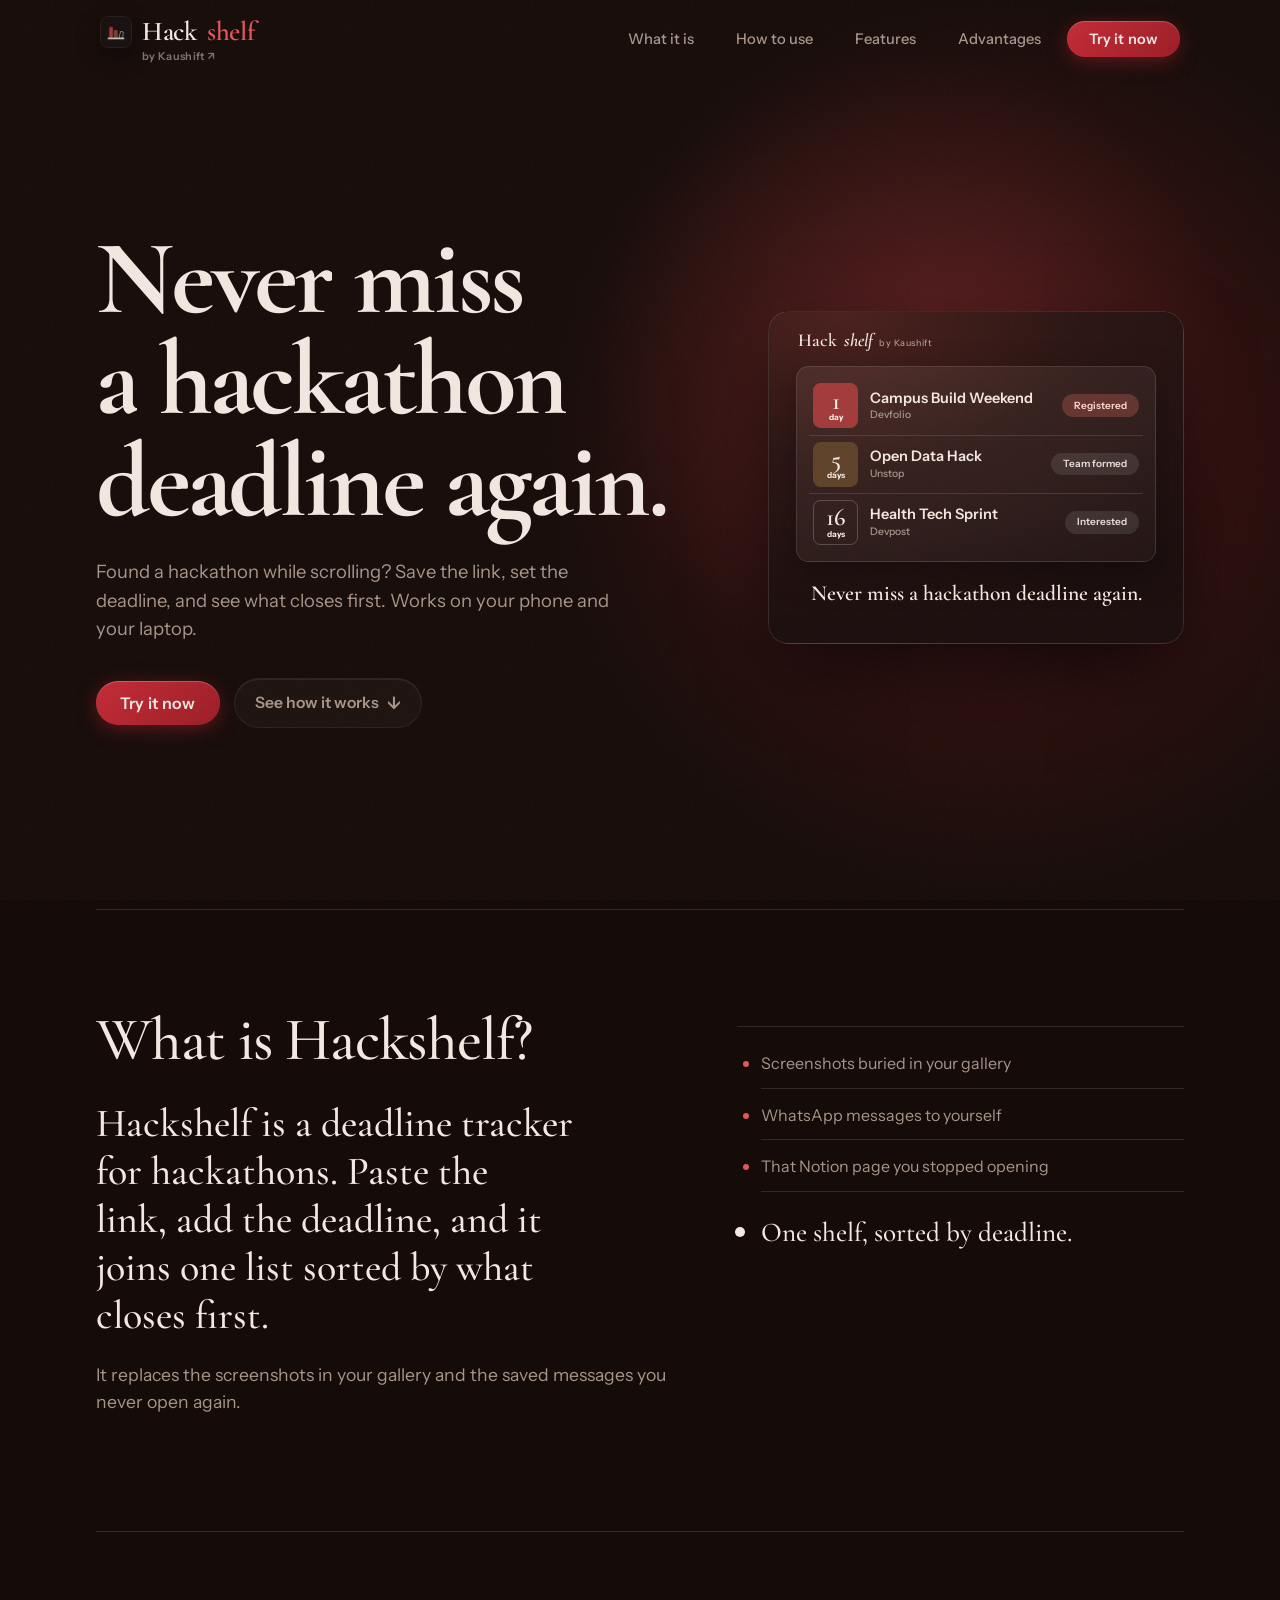
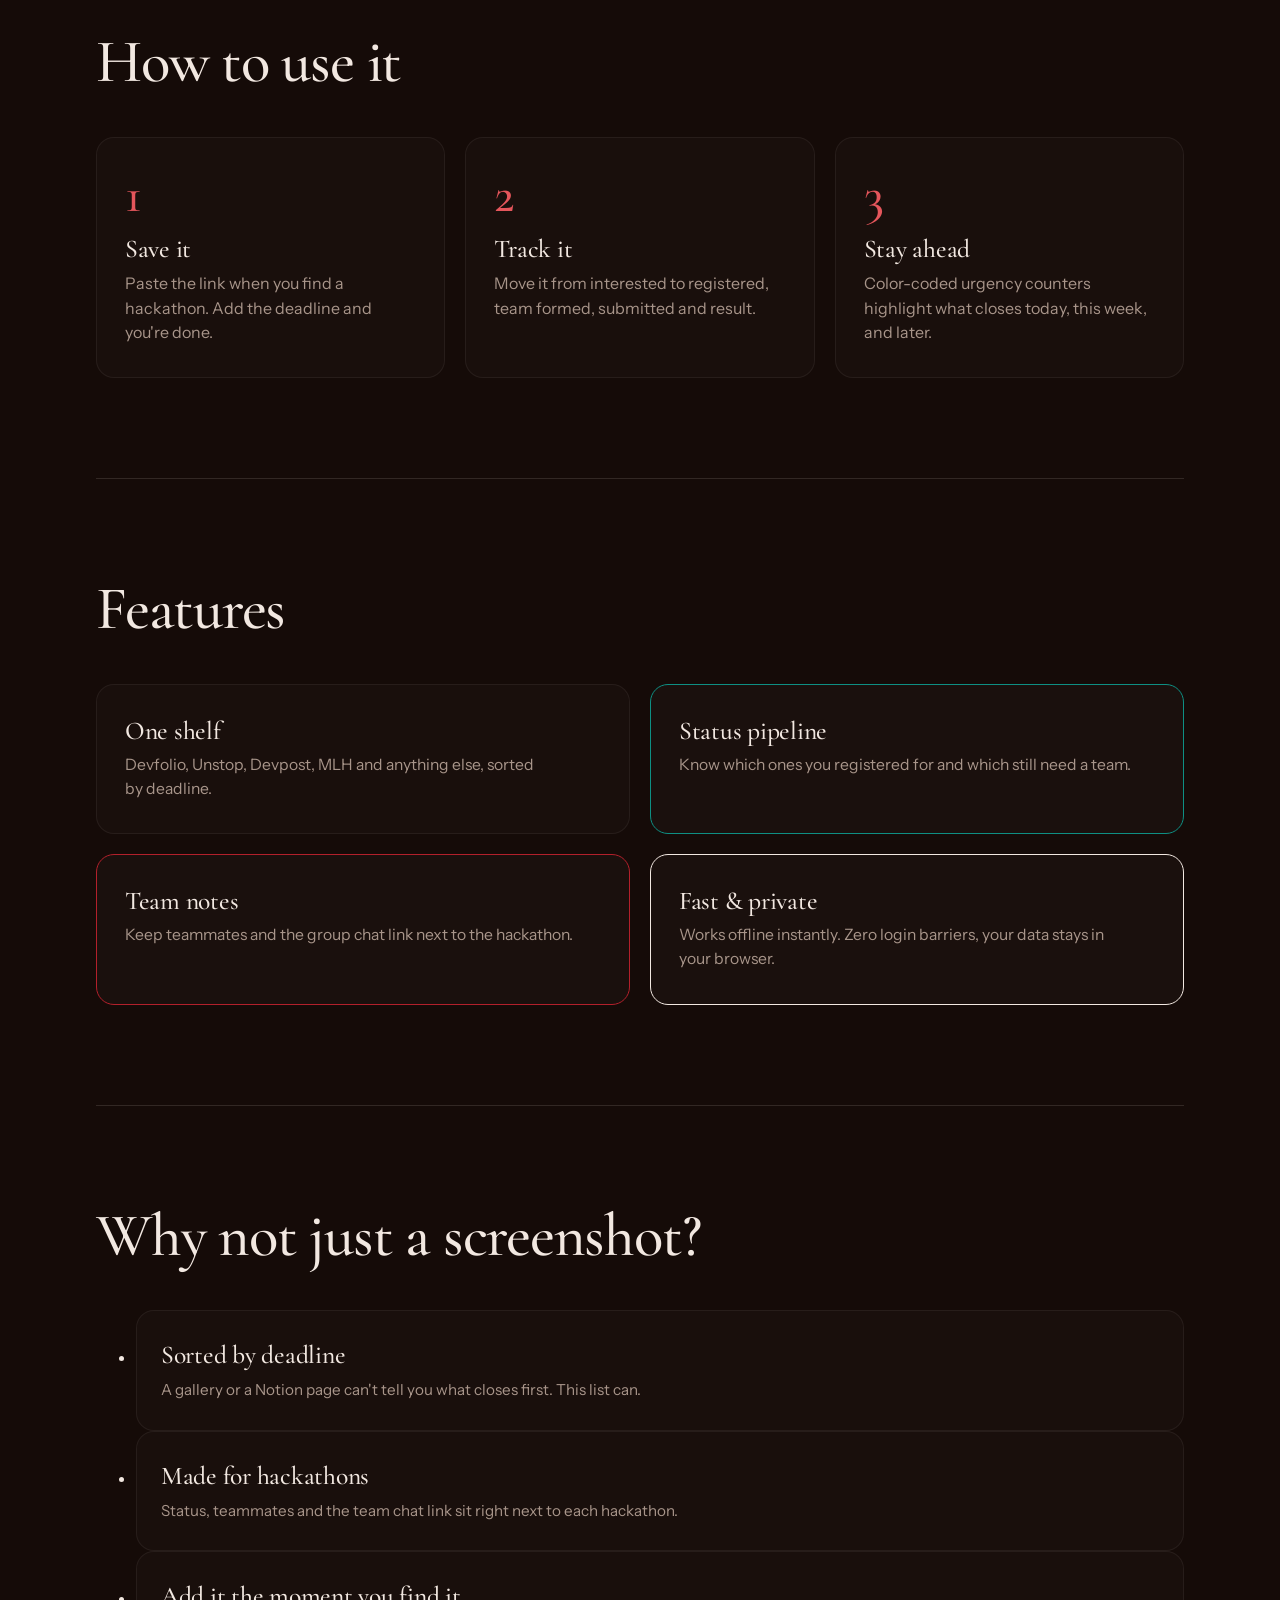
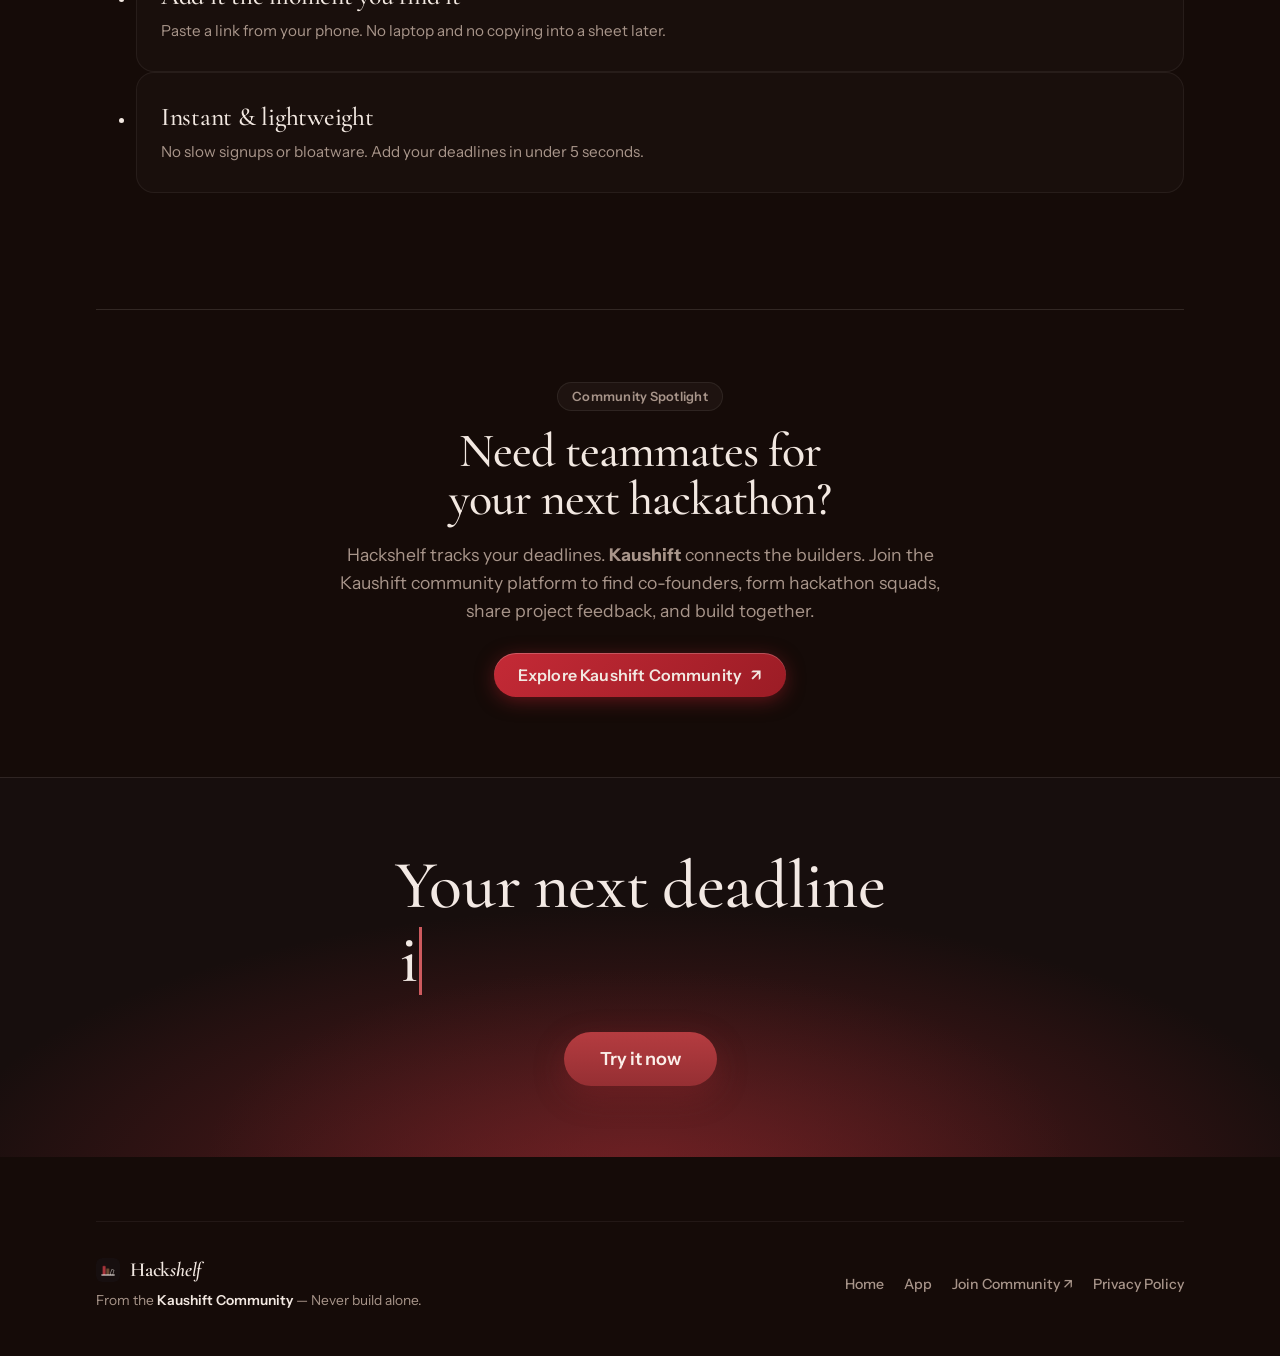
<file: index.html>
<!doctype html>
<html lang="en">
<head>
<meta charset="utf-8">
<meta name="viewport" content="width=device-width, initial-scale=1">
<title>Hackshelf: never miss a hackathon deadline</title>
<meta name="description" content="Save hackathons from Devfolio, Unstop, Devpost and MLH in one list. See what closes first and track where you applied.">
<link rel="icon" type="image/png" href="img/logo.png">
<link rel="apple-touch-icon" href="img/logo.png">
<link rel="manifest" href="manifest.webmanifest">
<meta name="theme-color" content="#150B08">
<meta name="apple-mobile-web-app-capable" content="yes">
<meta name="apple-mobile-web-app-status-bar-style" content="black-translucent">
<link rel="preconnect" href="https://fonts.googleapis.com">
<link rel="preconnect" href="https://fonts.gstatic.com" crossorigin>
<link href="https://fonts.googleapis.com/css2?family=Cormorant+Garamond:wght@500;600&family=Instrument+Sans:wght@400;500;600&display=swap" rel="stylesheet">
<link rel="stylesheet" href="css/style.css">
<link rel="stylesheet" href="css/lux.css">
</head>
<body>
<nav class="nav" id="nav" aria-label="Main">
  <div class="nav-in">
    <div class="brand-block">
      <a class="logo" href="#top"><img src="img/logo.png" alt="Hackshelf Logo" class="brand-icon">Hack<i>shelf</i></a>
      <a class="by-subline" href="https://kaushift.com" target="_blank" rel="noopener noreferrer" title="Visit Kaushift Community">by Kaushift ↗</a>
    </div>
    <button class="burger" type="button" aria-label="Menu" aria-expanded="false" aria-controls="menu"><span></span><span></span><span></span></button>
    <div class="menu" id="menu">
      <a href="#what">What it is</a>
      <a href="#how">How to use</a>
      <a href="#features">Features</a>
      <a href="#why">Advantages</a>
      <a class="btn" href="app.html">Try it now</a>
    </div>
  </div>
</nav>

<div class="wrap">
  <main>
    <section class="hero" id="top">
      <div>
        <h1>Never miss a hackathon deadline again.</h1>
        <p>Found a hackathon while scrolling? Save the link, set the deadline, and see what closes first. Works on your phone and your laptop.</p>
        <div class="hero-cta"><a class="btn" href="app.html">Try it now</a><a class="link" href="#how">See how it works <span style="font-size:1.1em;line-height:1">↓</span></a></div>
      </div>
      <iframe src="hero-loop.html" class="hero-stage-frame" title="Hackshelf animated demo" loading="lazy"></iframe>
    </section>

    <section class="section what" id="what">
      <div>
        <h2>What is Hackshelf?</h2>
        <p class="big">Hackshelf is a deadline tracker for hackathons. Paste the link, add the deadline, and it joins one list sorted by what closes first.</p>
        <p>It replaces the screenshots in your gallery and the saved messages you never open again.</p>
      </div>
      <ul class="before" aria-label="What Hackshelf replaces">
        <li>Screenshots buried in your gallery</li>
        <li>WhatsApp messages to yourself</li>
        <li>That Notion page you stopped opening</li>
        <li class="now">One shelf, sorted by deadline.</li>
      </ul>
    </section>

    <section class="section" id="how">
      <h2>How to use it</h2>
      <ol class="steps">
        <li><b>1</b><div><h3>Save it</h3><p>Paste the link when you find a hackathon. Add the deadline and you're done.</p></div></li>
        <li><b>2</b><div><h3>Track it</h3><p>Move it from interested to registered, team formed, submitted and result.</p></div></li>
        <li><b>3</b><div><h3>Stay ahead</h3><p>Color-coded urgency counters highlight what closes today, this week, and later.</p></div></li>
      </ol>
    </section>

    <section class="section" id="features">
      <h2>Features</h2>
      <ul class="feats">
        <li><h3>One shelf</h3><p>Devfolio, Unstop, Devpost, MLH and anything else, sorted by deadline.</p></li>
        <li><h3>Status pipeline</h3><p>Know which ones you registered for and which still need a team.</p></li>
        <li><h3>Team notes</h3><p>Keep teammates and the group chat link next to the hackathon.</p></li>
        <li><h3>Fast & private</h3><p>Works offline instantly. Zero login barriers, your data stays in your browser.</p></li>
      </ul>
    </section>

    <section class="section" id="why">
      <h2>Why not just a screenshot?</h2>
      <ul class="why">
        <li><strong>Sorted by deadline</strong><span>A gallery or a Notion page can't tell you what closes first. This list can.</span></li>
        <li><strong>Made for hackathons</strong><span>Status, teammates and the team chat link sit right next to each hackathon.</span></li>
        <li><strong>Add it the moment you find it</strong><span>Paste a link from your phone. No laptop and no copying into a sheet later.</span></li>
        <li><strong>Instant & lightweight</strong><span>No slow signups or bloatware. Add your deadlines in under 5 seconds.</span></li>
      </ul>
    </section>

    <section class="section" id="community" style="text-align:center;padding:72px 0 60px">
      <div style="max-width:620px;margin:0 auto">
        <span class="by-badge" style="margin-bottom:16px;font-size:0.8rem;padding:4px 14px">Community Spotlight</span>
        <h2 style="margin-bottom:16px;font-size:clamp(2rem,5vw,3rem)">Need teammates for your next hackathon?</h2>
        <p style="color:var(--muted);font-size:1.1rem;line-height:1.6;margin-bottom:28px">
          Hackshelf tracks your deadlines. <strong>Kaushift</strong> connects the builders. Join the Kaushift community platform to find co-founders, form hackathon squads, share project feedback, and build together.
        </p>
        <a class="btn" href="https://kaushift.com" target="_blank" rel="noopener noreferrer" style="display:inline-flex;align-items:center;gap:8px">
          Explore Kaushift Community <span>↗</span>
        </a>
      </div>
    </section>
  </main>
</div>

<section class="cta-fullwidth">
  <iframe src="cta-live.html" class="cta-frame" title="Hackshelf live CTA" loading="lazy"></iframe>
</section>

<div class="wrap">
  <footer class="site-footer">
    <div class="footer-left">
      <div class="footer-brand">
        <img src="img/logo.png" alt="Hackshelf" class="footer-logo">
        <span>Hack<i>shelf</i></span>
      </div>
      <p class="footer-tagline">From the <a href="https://kaushift.com" target="_blank" rel="noopener noreferrer">Kaushift Community</a> — Never build alone.</p>
    </div>
    <div class="footer-links">
      <a href="index.html">Home</a>
      <a href="app.html">App</a>
      <a href="https://kaushift.com" target="_blank" rel="noopener noreferrer">Join Community ↗</a>
      <a href="privacy.html">Privacy Policy</a>
    </div>
  </footer>
</div>
<script src="js/landing.js"></script>
<script src="js/fx.js"></script>
<script src="js/pwa.js"></script>
</body>
</html>
</file>
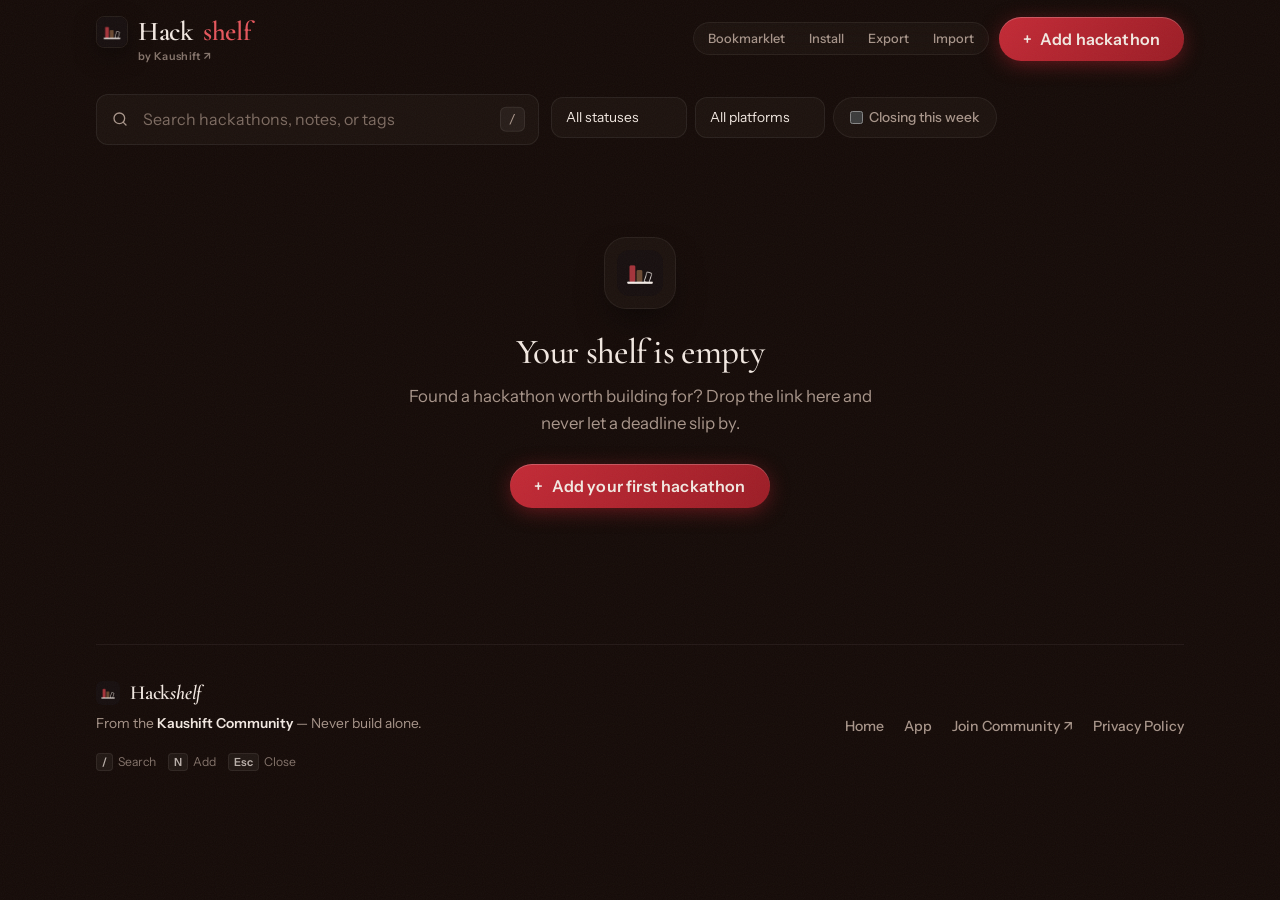
<file: app.html>
<!doctype html>
<html lang="en">
<head>
<meta charset="utf-8">
<meta name="viewport" content="width=device-width, initial-scale=1">
<title>My hackathons | Hackshelf</title>
<link rel="icon" type="image/png" href="img/logo.png">
<link rel="apple-touch-icon" href="img/logo.png">
<link rel="manifest" href="manifest.webmanifest">
<meta name="theme-color" content="#150B08">
<meta name="apple-mobile-web-app-capable" content="yes">
<meta name="apple-mobile-web-app-status-bar-style" content="black-translucent">
<link rel="preconnect" href="https://fonts.googleapis.com">
<link rel="preconnect" href="https://fonts.gstatic.com" crossorigin>
<link href="https://fonts.googleapis.com/css2?family=Cormorant+Garamond:wght@500;600&family=Instrument+Sans:wght@400;500;600&display=swap" rel="stylesheet">
<link rel="stylesheet" href="css/style.css">
<link rel="stylesheet" href="css/app.css">
<link rel="stylesheet" href="css/lux.css">
</head>
<body>
<div class="wrap">
  <header class="top">
    <div class="brand-block">
      <a class="logo" href="index.html"><img src="img/logo.png" alt="Hackshelf Logo" class="brand-icon">Hack<i>shelf</i></a>
      <a class="by-subline" href="https://kaushift.com" target="_blank" rel="noopener noreferrer" title="Visit Kaushift Community">by Kaushift ↗</a>
    </div>
    <div class="top-actions">
      <div class="btn-group desktop-only" role="toolbar" aria-label="Quick actions">
        <button class="btn-icon" id="bookmarkletBtn" type="button" title="Capture from any browser page">Bookmarklet</button>
        <button class="btn-icon" id="installBtn" type="button" hidden title="Install Hackshelf app">Install</button>
        <button class="btn-icon" id="exportBtn" type="button" title="Export backup JSON">Export</button>
        <button class="btn-icon" id="importBtn" type="button" title="Import backup JSON">Import</button>
      </div>
      <input type="file" id="importFile" accept="application/json" style="display:none">
      <button class="btn btn-primary-add" id="addBtn" type="button"><span>+</span> Add hackathon</button>
    </div>
  </header>

  <main>
    <div class="bar">
      <div class="search-wrap">
        <svg class="search-icon" width="16" height="16" viewBox="0 0 24 24" fill="none" stroke="currentColor" stroke-width="2" stroke-linecap="round" stroke-linejoin="round" aria-hidden="true"><circle cx="11" cy="11" r="8"/><path d="m21 21-4.3-4.3"/></svg>
        <input id="q" type="search" placeholder="Search hackathons, notes, or tags" aria-label="Search">
        <kbd class="kbd-hint">/</kbd>
      </div>
      <div class="filters">
        <select id="fStatus" aria-label="Filter by status"></select>
        <select id="fPlatform" aria-label="Filter by platform"></select>
        <label class="chk-pill" id="soonPill"><input type="checkbox" id="fSoon"> Closing this week</label>
      </div>
    </div>
    <p class="summary" id="summary" aria-live="polite"></p>
    <ul class="list" id="list"></ul>
    <details id="archive" hidden>
      <summary id="archiveTitle">Past hackathons</summary>
      <ul class="list" id="archiveList"></ul>
    </details>

    <div class="mobile-tools-bar mobile-only">
      <button class="btn-tool-pill" id="mBmBtn" type="button">📌 Bookmarklet</button>
      <button class="btn-tool-pill" id="mExpBtn" type="button">📥 Export</button>
      <button class="btn-tool-pill" id="mImpBtn" type="button">📤 Import</button>
    </div>

    <footer class="site-footer">
      <div class="footer-left">
        <div class="footer-brand">
          <img src="img/logo.png" alt="Hackshelf" class="footer-logo">
          <span>Hack<i>shelf</i></span>
        </div>
        <p class="footer-tagline">From the <a href="https://kaushift.com" target="_blank" rel="noopener noreferrer">Kaushift Community</a> — Never build alone.</p>
        <div class="footer-shortcuts desktop-only" aria-label="Keyboard shortcuts">
          <span><kbd>/</kbd> Search</span>
          <span><kbd>N</kbd> Add</span>
          <span><kbd>Esc</kbd> Close</span>
        </div>
      </div>
      <div class="footer-links">
        <a href="index.html">Home</a>
        <a href="app.html">App</a>
        <a href="https://kaushift.com" target="_blank" rel="noopener noreferrer">Join Community ↗</a>
        <a href="privacy.html">Privacy Policy</a>
      </div>
    </footer>
  </main>
</div>

<dialog id="dlg">
  <form id="form" novalidate>
    <h2 id="dlgTitle">Add hackathon</h2>
    <label class="fld">Link
      <input name="url" type="url" inputmode="url" placeholder="Paste the hackathon link">
      <span class="err" data-for="url"></span>
      <div class="autofill-stage">
        <canvas id="autofillCanvas" class="autofill-canvas"></canvas>
        <div id="autofillNotice" class="autofill-notice" style="display:none"></div>
      </div>
    </label>
    <label class="fld">Name
      <input name="name" required maxlength="120"><span class="err" data-for="name"></span></label>
    <div class="two">
      <label class="fld">Deadline
        <input name="deadline" type="date" required><span class="err" data-for="deadline"></span></label>
      <label class="fld">Platform <select name="platform"></select></label>
    </div>
    <div class="quick" id="quick" aria-label="Quick deadlines"></div>
    <div class="two">
      <label class="fld">Status <select name="status"></select></label>
      <label class="fld">Mode <select name="mode"><option value="">Not sure</option><option>Online</option><option>Offline</option><option>Hybrid</option></select></label>
    </div>
    <label class="fld">Tags (comma separated)
      <input name="tags" placeholder="AI, web, health"></label>
    <label class="fld">Prize <input name="prize" maxlength="80" placeholder="Optional"></label>
    <label class="fld">Teammates <input name="team_members" maxlength="200" placeholder="Names, comma separated"></label>
    <label class="fld">Team chat link
      <input name="team_chat" type="url" placeholder="WhatsApp or Discord link"><span class="err" data-for="team_chat"></span></label>
    <label class="fld">Notes <textarea name="notes" rows="3" maxlength="500"></textarea></label>
    <div class="dlg-acts">
      <div id="formGlobalErr" class="form-global-err"></div>
      <div class="dlg-acts-btns">
        <button class="btn ghost" type="button" id="cancel">Cancel</button>
        <button class="btn" type="submit">Save</button>
      </div>
    </div>
  </form>
</dialog>

<dialog id="bmDlg">
  <div style="padding:4px">
    <h2>Save to Hackshelf from anywhere</h2>
    <p style="color:var(--muted);margin:8px 0 18px">Drag this button to your browser's bookmarks bar. Whenever you are browsing Devfolio, Devpost, or Unstop, click the bookmark to automatically save the hackathon to your shelf.</p>
    <div style="text-align:center;padding:24px 16px;background:var(--bg);border-radius:10px;margin-bottom:20px;border:1px dashed var(--line)">
      <a class="btn" id="bmLink" href="#" style="cursor:grab;display:inline-flex;align-items:center;gap:8px" title="Drag this to your bookmarks bar">
        <span>📌</span> Save to Hackshelf
      </a>
      <p style="font-size:0.85rem;color:var(--muted);margin:12px 0 0">👆 Drag me to your Bookmarks Bar (Ctrl+Shift+B / Cmd+Shift+B)</p>
    </div>
    <div class="dlg-acts">
      <button class="btn ghost" type="button" id="bmClose">Close</button>
    </div>
  </div>
</dialog>

<div id="toast" role="status" aria-live="polite"></div>
<script src="js/app.js"></script>
<script src="js/fx.js"></script>
<script src="js/pwa.js"></script>
</body>
</html>
</file>
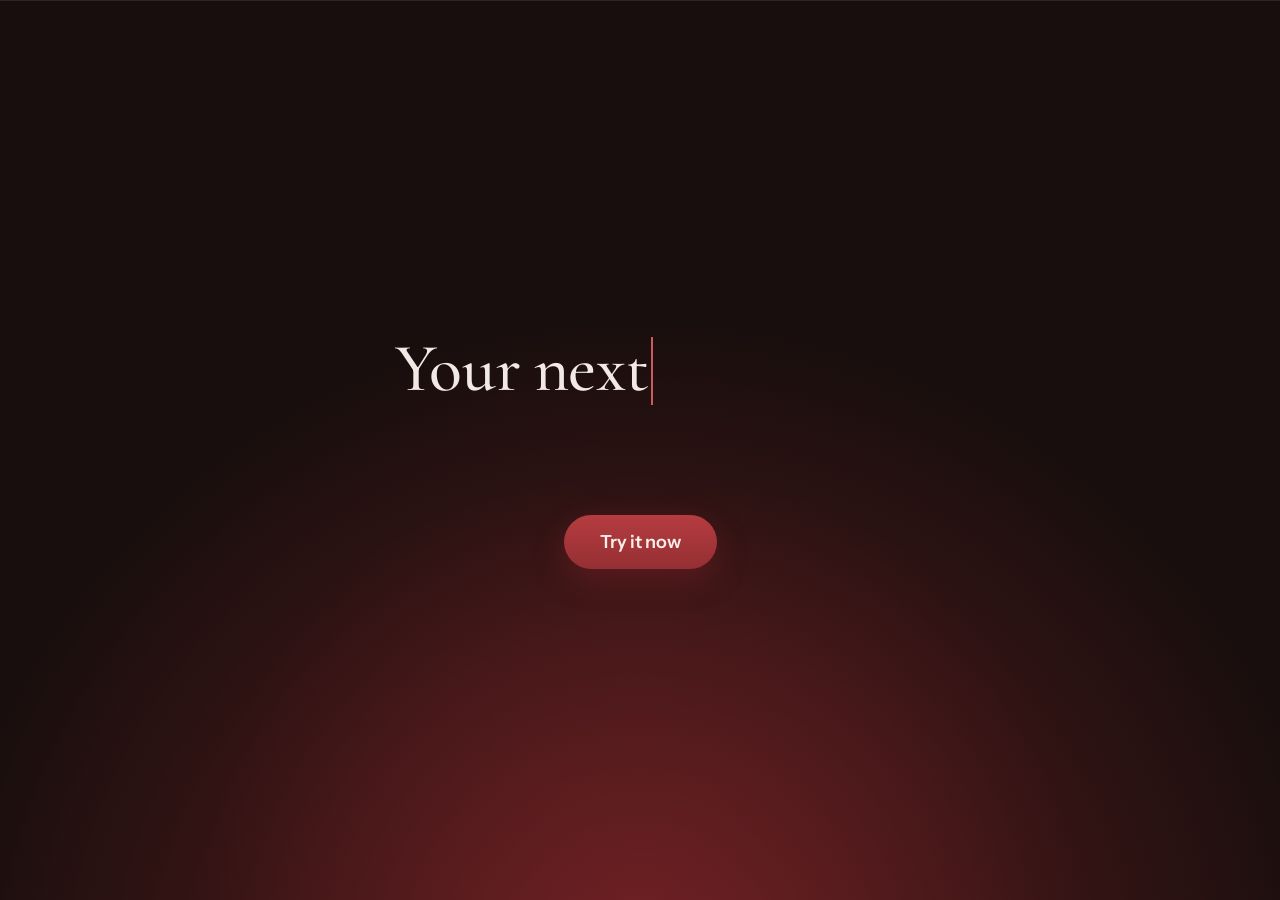
<file: cta-live.html>
<!doctype html>
<html lang="en">
<head>
<meta charset="utf-8">
<meta name="viewport" content="width=device-width, initial-scale=1">
<title>Hackshelf CTA Live</title>
<meta name="claude:viewport-fit-sides" content="cover">
<link rel="preconnect" href="https://fonts.googleapis.com">
<link rel="preconnect" href="https://fonts.gstatic.com" crossorigin>
<link rel="stylesheet" href="https://fonts.googleapis.com/css2?family=Cormorant+Garamond:ital,wght@0,500;1,500&family=Instrument+Sans:wght@600&display=swap">
<style>
/* Layout: a closing section that belongs to the Hackshelf page. Same wine-black ground, hairline rule on top, oxblood button, rose accent. The red glow rises from the base and fades out, so the section has no hard edges. Single dark look, chosen on purpose. */
:root {
  --bg: #170e0d;
  --ink: #f3e9e4;
  --hair: rgba(255, 235, 225, 0.1);
  --rose: #cd5a5e;
  --red-a: #b53c40;
  --red-b: #952f33;
  --display: "Cormorant Garamond", Georgia, serif;
  --text: "Instrument Sans", system-ui, -apple-system, "Segoe UI", sans-serif;
  color-scheme: dark;
}

* { box-sizing: border-box; }

html, body {
  margin: 0; padding: 0; width: 100%; height: 100%;
  background: var(--bg); color: var(--ink); font: 14px/1.4 var(--text);
  overflow: hidden;
}

body {
  display: flex; flex-direction: column; align-items: stretch; justify-content: stretch;
}

.cta {
  position: relative; isolation: isolate; container-type: inline-size;
  border-top: 1px solid var(--hair);
  width: 100%; height: 100%; margin: 0;
  display: flex; align-items: center; justify-content: center;
}

/* low red glow, fading into the page on every side */
.cta::before {
  content: ""; position: absolute; inset: 0; z-index: -1; pointer-events: none;
  background:
    radial-gradient(56% 78% at 50% 112%, rgba(150, 38, 44, 0.62) 0%, rgba(150, 38, 44, 0) 100%),
    radial-gradient(34% 50% at 50% 100%, rgba(190, 62, 66, 0.22) 0%, rgba(190, 62, 66, 0) 100%);
}

.inner {
  display: flex; flex-direction: column; align-items: center; text-align: center;
  gap: clamp(20px, 3cqw, 36px); padding: clamp(20px, 4vw, 40px) 24px;
  max-width: 1120px; width: 100%; margin: 0 auto;
}

h1 {
  margin: 0; font: 500 clamp(34px, 5.9cqw, 68px) / 1.08 var(--display); letter-spacing: -0.005em;
  transition: opacity 0.7s ease, filter 0.7s ease;
}
h1.gone { opacity: 0; filter: blur(6px); }
.line { display: flex; flex-wrap: wrap; justify-content: center; gap: 0 0.2em; }
.w { display: inline-block; white-space: nowrap; }
.ch { position: relative; }
.ch.hide { opacity: 0; }
.ch.cur::after { content: ""; position: absolute; right: -0.07em; top: 0.14em; bottom: 0.08em; width: 0.04em; background: var(--rose); }
.acc { font-style: italic; color: var(--rose); }

/* same button as the hero's "Try it now" */
.btn {
  display: inline-block; text-decoration: none; cursor: pointer;
  background: linear-gradient(180deg, var(--red-a), var(--red-b)); color: #fbeee9;
  font: 600 18px / 1 var(--text); padding: 18px 36px; border-radius: 9999px;
  box-shadow: 0 10px 30px rgba(150, 38, 44, 0.35);
  transition: filter 0.2s ease, box-shadow 0.2s ease, transform 0.2s ease;
}
.btn:hover { filter: brightness(1.1); box-shadow: 0 14px 38px rgba(170, 44, 50, 0.5); transform: translateY(-2px); }
.btn:active { transform: translateY(0); }
.btn:focus-visible { outline: 2px solid var(--rose); outline-offset: 3px; }

@media (prefers-reduced-motion: no-preference) {
  .ch.cur::after { animation: blink 1s steps(1) infinite; }
  .btn { animation: fadeUp 0.9s cubic-bezier(0.16, 1, 0.3, 1) 1.2s both; }
}
@keyframes blink { 50% { opacity: 0; } }
@keyframes fadeUp { from { opacity: 0; transform: translateY(12px); } }
</style>
</head>
<body>

<section class="cta" aria-labelledby="cta-title">
  <div class="inner">
    <h1 id="cta-title" aria-label="Your next deadline is already out there.">
      <span class="line"><span class="w">Your</span><span class="w">next</span><span class="w">deadline</span></span>
      <span class="line"><span class="w">is</span><span class="w">already</span><span class="w acc">out</span><span class="w acc">there.</span></span>
    </h1>
    <a class="btn" href="app.html" target="_top">Try it now</a>
  </div>
</section>

<script>
/* Typewriter: types the headline, holds, fades it away, then types it again. Layout never jumps because hidden letters keep their space. */
(function () {
  if (window.matchMedia('(prefers-reduced-motion: reduce)').matches) return;
  var h = document.querySelector('h1');
  if (!h) return;
  var words = h.querySelectorAll('.w'), chars = [], ends = {};
  words.forEach(function (w, wi) {
    var t = w.textContent; w.textContent = '';
    for (var k = 0; k < t.length; k++) {
      var s = document.createElement('span');
      s.className = 'ch hide'; s.textContent = t[k]; s.setAttribute('aria-hidden', 'true');
      w.appendChild(s); chars.push(s);
    }
    if (wi < words.length - 1) ends[chars.length - 1] = true;
  });
  var i = 0, cur = null;
  function type() {
    if (i >= chars.length) { setTimeout(vanish, 3200); return; }
    if (cur) cur.classList.remove('cur');
    chars[i].classList.remove('hide'); chars[i].classList.add('cur'); cur = chars[i];
    var d = 45 + Math.random() * 45; if (ends[i]) d += 240;
    i++; setTimeout(type, d);
  }
  function vanish() {
    h.classList.add('gone');
    setTimeout(function () {
      chars.forEach(function (c) { c.classList.add('hide'); c.classList.remove('cur'); });
      i = 0; cur = null; h.classList.remove('gone');
      setTimeout(type, 500);
    }, 900);
  }
  setTimeout(type, 500);
})();
</script>
</body>
</html>
</file>
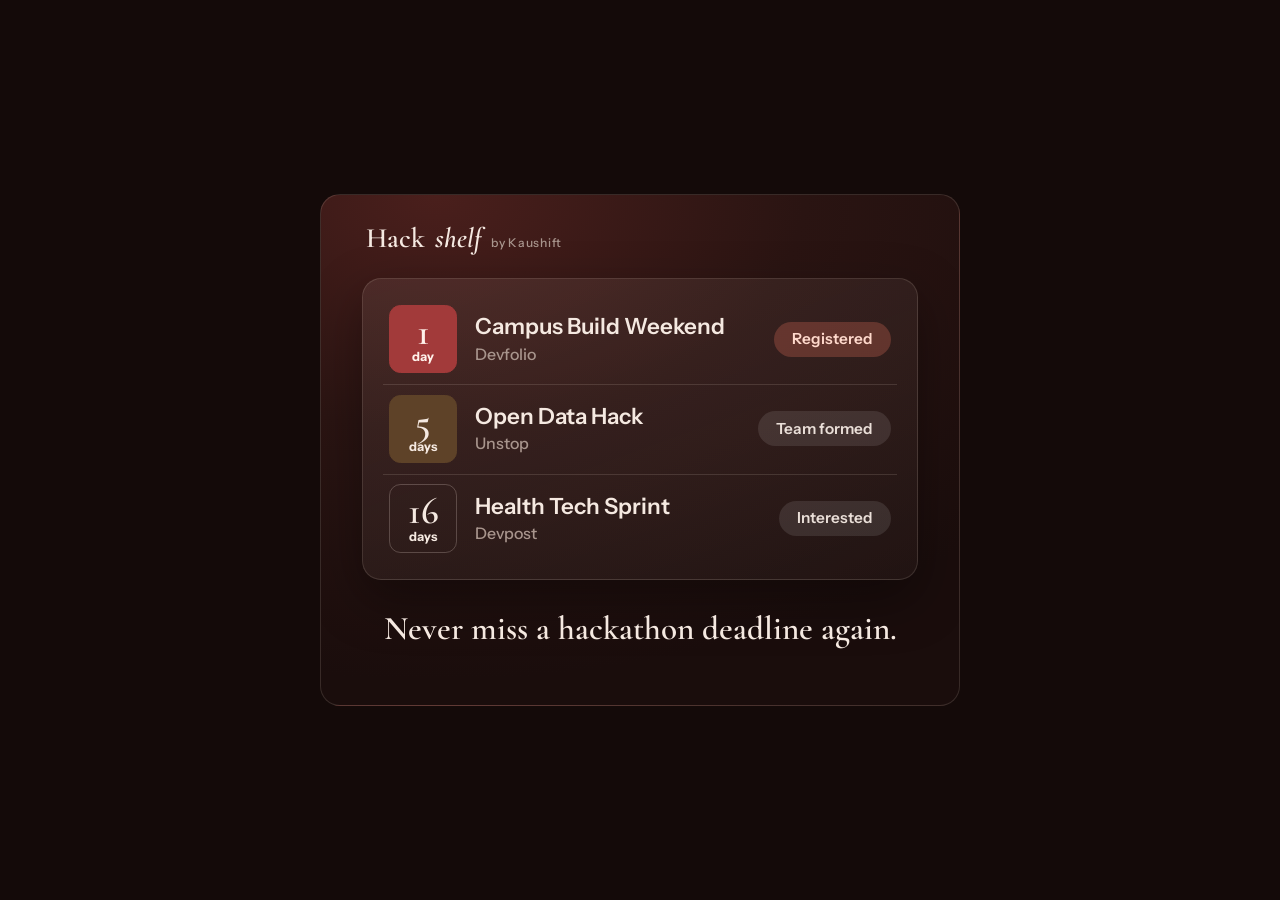
<file: hero-loop.html>
<!doctype html>
<html lang="en">
<head>
<meta charset="utf-8">
<meta name="viewport" content="width=device-width, initial-scale=1">
<title>Hackshelf Hero Loop</title>
<link rel="preconnect" href="https://fonts.googleapis.com">
<link rel="preconnect" href="https://fonts.gstatic.com" crossorigin>
<link rel="stylesheet" href="https://fonts.googleapis.com/css2?family=Cormorant+Garamond:wght@600&family=Instrument+Sans:wght@500;600;700&display=swap">
<style>
/* Layout: one 5:4 stage. Scattered deadlines collapse into a pasted link, which resolves into a sorted countdown card. */
:root {
  --bg: #140a09;
  --stage-a: #4a1f1c;
  --stage-b: #2a1412;
  --stage-c: #1a0d0c;
  --ink: #f5e9e1;
  --muted: #a8958d;
  --line: rgba(255, 235, 225, 0.13);
  --oxblood: #a23a3a;
  --umber: #5e4228;
  --glow: #e0705a;
  --display: "Cormorant Garamond", Georgia, serif;
  --text: "Instrument Sans", system-ui, -apple-system, "Segoe UI", sans-serif;
  color-scheme: dark;
}

body {
  margin: 0;
  background: var(--bg);
  color: var(--ink);
  font: 14px/1.4 var(--text);
  padding: 0;
  display: flex;
  flex-direction: column;
  align-items: center;
  justify-content: center;
  width: 100%;
  height: 100vh;
  overflow: hidden;
}

.stage {
  position: relative;
  width: 100%;
  height: 100%;
  max-width: 640px;
  max-height: 512px;
  aspect-ratio: 5 / 4;
  container-type: inline-size;
  overflow: hidden;
  border-radius: 20px;
  border: 1px solid var(--line);
  background: radial-gradient(120% 95% at 18% 0%, var(--stage-a) 0%, var(--stage-b) 48%, var(--stage-c) 100%);
  isolation: isolate;
  box-sizing: border-box;
}

.brand {
  position: absolute; left: 7cqw; top: 4.6cqw; z-index: 4;
  display: flex; align-items: baseline; gap: 1.6cqw;
  font: 600 max(15px, 4.4cqw) / 1 var(--display);
}
.brand em { font-style: italic; }
.brand span { font: 500 max(9px, 1.9cqw) / 1 var(--text); color: var(--muted); letter-spacing: 0.06em; }

/* Chaos */
.chaos { position: absolute; inset: 0; z-index: 2; opacity: 0; }
.chaos > * { position: absolute; }

.tabs { left: 6.5cqw; right: 6.5cqw; top: 13cqw; display: flex; gap: 1cqw; }
.tabs span {
  font: 500 max(9px, 2cqw) / 1 var(--text); color: var(--muted);
  padding: 1cqw 1.8cqw; background: rgba(255, 255, 255, 0.07);
  border: 1px solid var(--line); border-bottom: 0; border-radius: 1cqw 1cqw 0 0;
  white-space: nowrap;
}
.tabs span:first-child { color: var(--ink); background: rgba(255, 255, 255, 0.12); }
.tabs .more { margin-left: auto; font-style: italic; }

.shot {
  width: 27cqw; padding: 1.6cqw; display: grid; gap: 0.7cqw;
  background: rgba(255, 240, 230, 0.09); border: 1px solid var(--line);
  border-radius: 1.6cqw; box-shadow: 0 1cqw 3cqw rgba(0, 0, 0, 0.35);
}
.shot b { font: 600 max(9px, 2.1cqw) / 1.2 var(--text); }
.shot em { font: 500 max(8px, 1.8cqw) / 1.25 var(--text); font-style: normal; color: var(--muted); }
.shot .line { display: block; height: 0.7cqw; border-radius: 1cqw; background: rgba(255, 255, 255, 0.12); width: 82%; }
.shot .line + .line { width: 54%; }
.s1 { left: 6cqw; top: 22cqw; rotate: -7deg; }
.s2 { left: 35cqw; top: 28cqw; rotate: 4deg; }
.s3 { left: 62cqw; top: 21cqw; rotate: -3.5deg; }

.chat {
  padding: 1.2cqw 2cqw; border-radius: 2cqw; border: 1px solid var(--line);
  font: 500 max(9px, 2.1cqw) / 1.2 var(--text); background: #3a2523; white-space: nowrap;
}
.chat.me { background: #27382d; color: #cfe5d4; }
.c1 { left: 9cqw; top: 46cqw; rotate: -2deg; }
.c2 { left: 40cqw; top: 52cqw; rotate: 1.5deg; }
.c3 { left: 10cqw; top: 54cqw; rotate: 1deg; }
.sticker {
  right: 7cqw; top: 46cqw; rotate: 6deg; padding: 1cqw 2cqw; border-radius: 99px;
  font: 700 max(9px, 2cqw) / 1 var(--text); color: #ffcfc2;
  border: 1.5px solid var(--glow); background: rgba(224, 112, 90, 0.12); white-space: nowrap;
}

/* Pasted link */
.paste {
  position: absolute; z-index: 3; left: 9cqw; right: 9cqw; top: 27cqw; height: 11cqw; opacity: 0;
  display: flex; align-items: center; gap: 2cqw; padding: 0 1.6cqw 0 2.6cqw;
  background: rgba(255, 240, 230, 0.1); border: 1px solid rgba(255, 235, 225, 0.22);
  border-radius: 99px; box-shadow: 0 2cqw 6cqw rgba(0, 0, 0, 0.4);
  font: 500 max(10px, 2.6cqw) / 1 var(--text);
}
.paste svg { flex: none; width: 3cqw; height: 3cqw; color: var(--muted); }
.paste .url { flex: 1; min-width: 0; overflow: hidden; white-space: nowrap; }
.paste .typed { display: inline-block; }
.paste .add {
  flex: none; background: var(--oxblood); color: #fff1ea;
  font: 700 max(10px, 2.3cqw) / 1 var(--text); padding: 1.6cqw 3cqw; border-radius: 99px;
}

/* Card */
.card {
  position: absolute; z-index: 1; left: 6.5cqw; right: 6.5cqw; top: 13cqw; height: 47cqw;
  border-radius: 3cqw; border: 1px solid var(--line);
  background: linear-gradient(160deg, rgba(255, 235, 225, 0.08), rgba(255, 235, 225, 0.03));
  box-shadow: 0 3cqw 8cqw rgba(0, 0, 0, 0.35);
}
.list { position: absolute; inset: 2.4cqw 3cqw; }
.row {
  position: absolute; left: 0; right: 0; height: 33.333%;
  display: flex; align-items: center; gap: 2.8cqw; padding: 0 1cqw;
  border-bottom: 1px solid var(--line);
}
.r1 { top: 0; }
.r2 { top: 33.333%; }
.r3 { top: 66.666%; border-bottom: 0; }

.tile {
  flex: none; width: 10.4cqw; aspect-ratio: 1; border-radius: 1.8cqw;
  display: grid; place-content: center; text-align: center;
  border: 1px solid rgba(255, 235, 225, 0.22); color: var(--ink);
}
.tile b { font: 600 max(18px, 6cqw) / 0.95 var(--display); font-feature-settings: "onum" 1; }
.tile small { display: block; font: 700 max(8px, 2cqw) / 1.1 var(--text); }
.r1 .tile { background-color: var(--oxblood); border-color: var(--oxblood); color: #fff1ea; }
.r2 .tile { background-color: var(--umber); border-color: var(--umber); }

.meta { flex: 1; min-width: 0; }
.meta h3 {
  margin: 0; font: 600 max(12px, 3.5cqw) / 1.15 var(--text);
  white-space: nowrap; overflow: hidden; text-overflow: ellipsis;
}
.meta p { margin: 0.7cqw 0 0; font: 500 max(10px, 2.5cqw) / 1.2 var(--text); color: var(--muted); }

.pill {
  position: relative; flex: none; display: grid;
  padding: 1.3cqw 2.8cqw; border-radius: 99px; white-space: nowrap;
  background-color: rgba(255, 255, 255, 0.1); color: #eadfd8;
  font: 600 max(10px, 2.4cqw) / 1.2 var(--text);
}
.pill span { grid-area: 1 / 1; text-align: center; }
.pill::after {
  content: ""; position: absolute; inset: 0; border-radius: 99px;
  border: 2px solid var(--glow); opacity: 0; pointer-events: none;
}
.pill.hot { background-color: rgba(224, 112, 90, 0.28); color: #ffd9cc; }
.pill.hot .a { opacity: 0; }

.tagline {
  position: absolute; z-index: 3; left: 0; right: 0; top: 65cqw; margin: 0;
  padding: 0 7cqw; text-align: center; text-wrap: balance;
  font: 600 max(15px, 5.2cqw) / 1.15 var(--display);
}

/* 10 second loop animation */
.stage { --cyc: 10s; --d: -1.6s; }

.chaos { animation: chaosWrap var(--cyc) linear var(--d) infinite; transform-origin: 50% 50%; }
.chaos > * { animation: jitter 1.1s ease-in-out infinite alternate; }
.chaos .s2 { animation-duration: 1.4s; animation-delay: -0.3s; }
.chaos .s3 { animation-duration: 0.9s; animation-delay: -0.6s; }
.chaos .c2 { animation-duration: 1.3s; animation-delay: -0.4s; }
.chaos .sticker { animation-duration: 0.8s; }

.paste { animation: paste var(--cyc) ease-out var(--d) infinite; }
.paste .typed { animation: typed var(--cyc) steps(32, end) var(--d) infinite; }
.paste .add { animation: press var(--cyc) ease-out var(--d) infinite; }

.card { animation: card var(--cyc) ease-out var(--d) infinite; }
.r1 { animation: sortUp var(--cyc) cubic-bezier(0.5, 0, 0.15, 1) var(--d) infinite; }
.r2 { animation: sortDown var(--cyc) cubic-bezier(0.5, 0, 0.15, 1) calc(var(--d) + 0.12s) infinite; }
.r3 { animation: sortDown var(--cyc) cubic-bezier(0.5, 0, 0.15, 1) calc(var(--d) + 0.24s) infinite; }

.r1 .tile { animation: tileHot var(--cyc) linear var(--d) infinite, tilePulse var(--cyc) ease-out var(--d) infinite; }
.r2 .tile { animation: tileWarm var(--cyc) linear var(--d) infinite; }

.pill.hot { animation: pillWarm var(--cyc) linear var(--d) infinite; }
.pill.hot .a { animation: pillOut var(--cyc) ease-out var(--d) infinite; }
.pill.hot .b { animation: pillIn var(--cyc) ease-out var(--d) infinite; }
.pill.hot::after { animation: pillRing var(--cyc) ease-out var(--d) infinite; }

.tagline { animation: tagline var(--cyc) ease-out var(--d) infinite; }

@keyframes jitter { from { translate: 0 0; } to { translate: 0.5cqw -0.4cqw; } }
@keyframes chaosWrap {
  0% { opacity: 0; scale: 0.96; filter: blur(4px); }
  4% { opacity: 1; scale: 1; filter: blur(0); }
  20% { opacity: 1; scale: 1; filter: blur(0); }
  27% { opacity: 0; scale: 0.9; filter: blur(6px); }
  100% { opacity: 0; scale: 0.9; filter: blur(6px); }
}
@keyframes paste {
  0%, 21% { opacity: 0; translate: 0 2cqw; }
  25% { opacity: 1; translate: 0 0; }
  41% { opacity: 1; translate: 0 0; }
  45%, 100% { opacity: 0; translate: 0 -2cqw; }
}
@keyframes typed {
  0%, 25% { clip-path: inset(0 100% 0 0); }
  36%, 100% { clip-path: inset(0 0 0 0); }
}
@keyframes press {
  0%, 36% { scale: 1; background-color: var(--oxblood); }
  38% { scale: 0.93; background-color: #c24848; }
  41%, 100% { scale: 1; background-color: var(--oxblood); }
}
@keyframes card {
  0%, 39% { opacity: 0; scale: 0.96; }
  45% { opacity: 1; scale: 1; }
  94% { opacity: 1; scale: 1; }
  98%, 100% { opacity: 0; scale: 0.99; }
}
@keyframes sortUp { 0%, 50% { translate: 0 200%; } 58%, 100% { translate: 0 0; } }
@keyframes sortDown { 0%, 50% { translate: 0 -100%; } 58%, 100% { translate: 0 0; } }
@keyframes tileHot {
  0%, 55% { background-color: transparent; border-color: rgba(255, 235, 225, 0.22); }
  60%, 100% { background-color: var(--oxblood); border-color: var(--oxblood); }
}
@keyframes tileWarm {
  0%, 60% { background-color: transparent; border-color: rgba(255, 235, 225, 0.22); }
  65%, 100% { background-color: var(--umber); border-color: var(--umber); }
}
@keyframes tilePulse {
  0%, 58% { box-shadow: 0 0 0 0 rgba(224, 112, 90, 0); }
  59% { box-shadow: 0 0 0 0 rgba(224, 112, 90, 0.6); }
  63% { box-shadow: 0 0 0 2.4cqw rgba(224, 112, 90, 0); }
  65% { box-shadow: 0 0 0 0 rgba(224, 112, 90, 0.6); }
  70%, 100% { box-shadow: 0 0 0 2.8cqw rgba(224, 112, 90, 0); }
}
@keyframes pillWarm {
  0%, 63% { background-color: rgba(255, 255, 255, 0.1); color: #eadfd8; }
  67%, 100% { background-color: rgba(224, 112, 90, 0.28); color: #ffd9cc; }
}
@keyframes pillOut {
  0%, 63% { opacity: 1; translate: 0 0; }
  66%, 100% { opacity: 0; translate: 0 -40%; }
}
@keyframes pillIn {
  0%, 63% { opacity: 0; translate: 0 40%; }
  67%, 100% { opacity: 1; translate: 0 0; }
}
@keyframes pillRing {
  0%, 64% { opacity: 0; scale: 1; }
  65% { opacity: 0.9; scale: 1; }
  75%, 100% { opacity: 0; scale: 1.35 1.9; }
}
@keyframes tagline {
  0%, 60% { opacity: 0; translate: 0 1.5cqw; }
  66%, 94% { opacity: 1; translate: 0 0; }
  98%, 100% { opacity: 0; translate: 0 0; }
}
</style>
</head>
<body>
<div class="stage" role="img" aria-label="Animation: hackathon deadlines scattered across browser tabs, screenshots and group chats become one sorted countdown list in Hackshelf.">
  <div class="brand">Hack<em>shelf</em><span>by Kaushift</span></div>

  <div class="chaos" aria-hidden="true">
    <div class="tabs"><span>Devfolio</span><span>Unstop</span><span>Devpost</span><span>MLH</span><span class="more">+11</span></div>
    <div class="shot s1"><b>Campus Build Weekend</b><em>Registration closes 22 Nov</em><span class="line"></span><span class="line"></span></div>
    <div class="shot s2"><b>Open Data Hack</b><em>Deadline 26 Nov, 11:59 PM</em><span class="line"></span><span class="line"></span></div>
    <div class="shot s3"><b>Health Tech Sprint</b><em>Submit by 7 Dec, 6 PM</em><span class="line"></span><span class="line"></span></div>
    <div class="chat c1">bro when is the deadline??</div>
    <div class="chat c3">which one was it again</div>
    <div class="chat c2 me">check the devfolio page</div>
    <div class="sticker">15 tabs open</div>
  </div>

  <div class="paste" aria-hidden="true">
    <svg viewBox="0 0 24 24" fill="none" stroke="currentColor" stroke-width="2" stroke-linecap="round" stroke-linejoin="round"><path d="M10 13a5 5 0 0 0 7.07 0l3-3a5 5 0 0 0-7.07-7.07l-1.5 1.5"/><path d="M14 11a5 5 0 0 0-7.07 0l-3 3a5 5 0 0 0 7.07 7.07l1.5-1.5"/></svg>
    <span class="url"><span class="typed">devfolio.co/campus-build-weekend</span></span>
    <span class="add">Add</span>
  </div>

  <div class="card">
    <div class="list">
      <div class="row r1">
        <div class="tile"><b>1</b><small>day</small></div>
        <div class="meta"><h3>Campus Build Weekend</h3><p>Devfolio</p></div>
        <div class="pill hot"><span class="a">Interested</span><span class="b">Registered</span></div>
      </div>
      <div class="row r2">
        <div class="tile"><b>5</b><small>days</small></div>
        <div class="meta"><h3>Open Data Hack</h3><p>Unstop</p></div>
        <div class="pill"><span>Team formed</span></div>
      </div>
      <div class="row r3">
        <div class="tile"><b>16</b><small>days</small></div>
        <div class="meta"><h3>Health Tech Sprint</h3><p>Devpost</p></div>
        <div class="pill"><span>Interested</span></div>
      </div>
    </div>
  </div>

  <p class="tagline">Never miss a hackathon deadline again.</p>
</div>
</body>
</html>
</file>
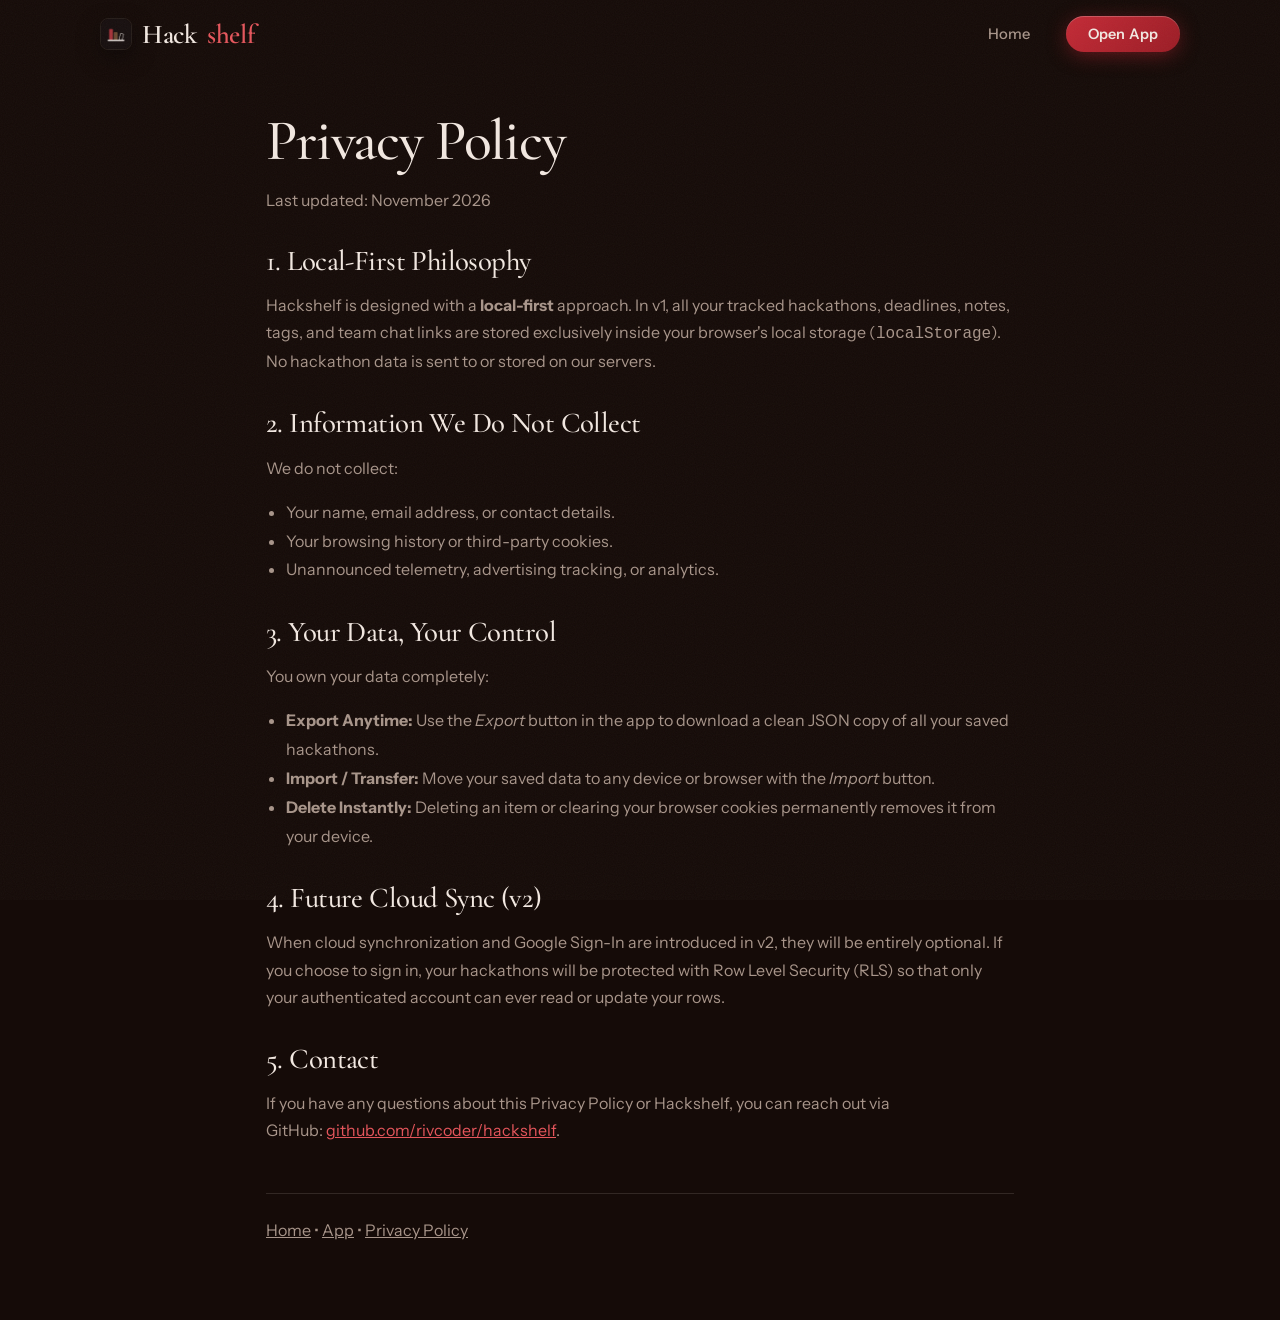
<file: privacy.html>
<!doctype html>
<html lang="en">
<head>
<meta charset="utf-8">
<meta name="viewport" content="width=device-width, initial-scale=1">
<title>Privacy Policy | Hackshelf</title>
<meta name="description" content="Privacy Policy for Hackshelf. Learn how we handle your data with a local-first approach.">
<link rel="icon" type="image/png" href="img/logo.png">
<link rel="apple-touch-icon" href="img/logo.png">
<link rel="manifest" href="manifest.webmanifest">
<meta name="theme-color" content="#150B08">
<link rel="preconnect" href="https://fonts.googleapis.com">
<link rel="preconnect" href="https://fonts.gstatic.com" crossorigin>
<link href="https://fonts.googleapis.com/css2?family=Cormorant+Garamond:wght@500;600&family=Instrument+Sans:wght@400;500;600&display=swap" rel="stylesheet">
<link rel="stylesheet" href="css/style.css">
<link rel="stylesheet" href="css/lux.css">
</head>
<body>
<nav class="nav" id="nav" aria-label="Main">
  <div class="nav-in">
    <a class="logo" href="index.html"><img src="img/logo.png" alt="Hackshelf Logo" class="brand-icon">Hack<i>shelf</i></a>
    <div class="menu" style="display:flex;gap:20px;align-items:center">
      <a href="index.html">Home</a>
      <a class="btn" href="app.html">Open App</a>
    </div>
  </div>
</nav>

<div class="wrap" style="padding-top:40px;padding-bottom:80px;max-width:780px">
  <main>
    <h1 style="font-size:clamp(2.4rem,6vw,3.6rem);margin-bottom:16px">Privacy Policy</h1>
    <p style="color:var(--muted);margin-bottom:32px">Last updated: November 2026</p>

    <section style="margin-bottom:32px">
      <h2 style="font-size:1.8rem;margin-bottom:12px">1. Local-First Philosophy</h2>
      <p style="color:var(--muted);line-height:1.7">Hackshelf is designed with a <strong>local-first</strong> approach. In v1, all your tracked hackathons, deadlines, notes, tags, and team chat links are stored exclusively inside your browser's local storage (<code>localStorage</code>). No hackathon data is sent to or stored on our servers.</p>
    </section>

    <section style="margin-bottom:32px">
      <h2 style="font-size:1.8rem;margin-bottom:12px">2. Information We Do Not Collect</h2>
      <p style="color:var(--muted);line-height:1.7">We do not collect:</p>
      <ul style="color:var(--muted);line-height:1.8;padding-left:20px;margin:12px 0">
        <li>Your name, email address, or contact details.</li>
        <li>Your browsing history or third-party cookies.</li>
        <li>Unannounced telemetry, advertising tracking, or analytics.</li>
      </ul>
    </section>

    <section style="margin-bottom:32px">
      <h2 style="font-size:1.8rem;margin-bottom:12px">3. Your Data, Your Control</h2>
      <p style="color:var(--muted);line-height:1.7">You own your data completely:</p>
      <ul style="color:var(--muted);line-height:1.8;padding-left:20px;margin:12px 0">
        <li><strong>Export Anytime:</strong> Use the <em>Export</em> button in the app to download a clean JSON copy of all your saved hackathons.</li>
        <li><strong>Import / Transfer:</strong> Move your saved data to any device or browser with the <em>Import</em> button.</li>
        <li><strong>Delete Instantly:</strong> Deleting an item or clearing your browser cookies permanently removes it from your device.</li>
      </ul>
    </section>

    <section style="margin-bottom:32px">
      <h2 style="font-size:1.8rem;margin-bottom:12px">4. Future Cloud Sync (v2)</h2>
      <p style="color:var(--muted);line-height:1.7">When cloud synchronization and Google Sign-In are introduced in v2, they will be entirely optional. If you choose to sign in, your hackathons will be protected with Row Level Security (RLS) so that only your authenticated account can ever read or update your rows.</p>
    </section>

    <section style="margin-bottom:48px">
      <h2 style="font-size:1.8rem;margin-bottom:12px">5. Contact</h2>
      <p style="color:var(--muted);line-height:1.7">If you have any questions about this Privacy Policy or Hackshelf, you can reach out via GitHub: <a href="https://github.com/rivcoder/hackshelf" target="_blank" rel="noopener noreferrer" style="color:var(--lit);text-decoration:underline">github.com/rivcoder/hackshelf</a>.</p>
    </section>
  </main>

  <footer style="border-top:1px solid var(--line);padding-top:24px;color:var(--muted)">
    <a href="index.html" style="color:inherit">Home</a> &bull; <a href="app.html" style="color:inherit">App</a> &bull; <a href="privacy.html" style="color:inherit">Privacy Policy</a>
  </footer>
</div>
</body>
</html>
</file>
<file: css/style.css>
:root{--bg:#F5F6FA;--ink:#161A3D;--muted:#5B6082;--line:#DFE2EE;--card:#fff;--gold:#FFB800;--red:#E5383B;--teal:#0E8F83;
--display:'Bricolage Grotesque',system-ui,sans-serif;--body:'Instrument Sans',system-ui,sans-serif}
*{box-sizing:border-box}
body{margin:0;background:var(--bg);color:var(--ink);font:400 1rem/1.55 var(--body)}
h1,h2,h3{font-family:var(--display);line-height:1.08;margin:0;letter-spacing:-.02em}
a{color:inherit}
:focus-visible{outline:3px solid var(--gold);outline-offset:2px}
html,body{overflow-x:hidden;max-width:100vw}
.wrap{max-width:1040px;margin:0 auto;padding:0 16px;width:100%;box-sizing:border-box}
.btn{display:inline-block;border:0;border-radius:10px;background:var(--ink);color:#fff;font:600 1rem var(--body);padding:12px 20px;text-decoration:none;cursor:pointer;transition:transform .15s}
.btn:hover{transform:translateY(-2px)}
.btn.ghost{background:transparent;color:var(--ink);box-shadow:inset 0 0 0 1.5px var(--ink)}
.top{display:flex;justify-content:space-between;align-items:center;padding:16px 0;flex-wrap:wrap;gap:12px}
.logo{font:600 1.4rem var(--display);text-decoration:none;letter-spacing:-.01em;display:inline-flex;align-items:center;gap:10px}
.brand-icon{width:32px;height:32px;border-radius:8px;object-fit:cover;box-shadow:0 8px 24px -4px rgba(0,0,0,.6);border:1px solid rgba(242,232,225,.08);vertical-align:middle}
.by-badge{font-size:.72rem;font-weight:600;padding:3px 9px;border-radius:9999px;background:rgba(242,232,225,.04);border:1px solid rgba(242,232,225,.08);color:var(--muted);text-decoration:none;transition:all .25s var(--ease);display:inline-flex;align-items:center;gap:4px;letter-spacing:.02em}
.by-badge:hover{background:rgba(242,232,225,.08);color:var(--ink);border-color:rgba(229,86,92,.4)}
.top-actions{display:flex;align-items:center;gap:10px;flex-wrap:wrap}
.btn-group{display:inline-flex;align-items:center;background:rgba(242,232,225,.03);border:1px solid rgba(242,232,225,.06);border-radius:9999px;padding:3px;gap:2px;backdrop-filter:blur(8px)}
.btn-group .btn-icon{background:transparent;border:0;color:var(--muted);padding:5px 11px;border-radius:9999px;cursor:pointer;font:500 .8rem var(--body);display:inline-flex;align-items:center;transition:all .25s var(--ease)}
.btn-group .btn-icon:hover{background:rgba(242,232,225,.07);color:var(--ink)}
.logo i{font-style:normal;background:var(--gold);padding:0 6px;border-radius:6px;margin-left:2px}

/* countdown block, shared by landing demo and app rows */
.count{flex:none;width:66px;min-height:66px;border-radius:10px;display:grid;place-content:center;text-align:center;font-family:var(--display);line-height:1}
.count b{font-size:1.8rem;font-weight:800}
.count span{font:600 .72rem var(--body);margin-top:3px}
.u-red{background:var(--red);color:#fff}
.u-gold{background:var(--gold);color:var(--ink)}
.u-calm{background:#DDF1EE;color:#0A5F57}
.u-past{background:#E8E9F1;color:var(--muted)}

/* landing */
.hero{display:grid;gap:36px;padding:36px 0 56px}
.hero h1{font-size:clamp(2.3rem,7vw,4rem);font-weight:800}
.hero p{font-size:1.1rem;color:var(--muted);max-width:46ch;margin:18px 0 26px}
.demo{background:var(--card);border-radius:18px;padding:12px;box-shadow:0 20px 50px -24px rgba(22,26,61,.35);list-style:none;margin:0}
.demo li{display:flex;gap:14px;align-items:center;padding:12px;border-radius:12px}
.demo li+li{border-top:1px solid var(--line)}
.demo strong{display:block;font-weight:600}
.demo small{color:var(--muted)}
.demo .pill{margin-left:auto;font:600 .78rem var(--body);background:#EEF0F8;border-radius:99px;padding:4px 10px;white-space:nowrap}
.section{padding:56px 0;border-top:1px solid var(--line)}
.section h2{font-size:clamp(1.7rem,4vw,2.4rem);margin-bottom:28px}
.steps,.feats{display:grid;gap:18px;list-style:none;padding:0;margin:0}
.steps li{display:grid;grid-template-columns:44px 1fr;gap:14px}
.steps b{display:grid;place-content:center;width:44px;height:44px;border-radius:50%;background:var(--ink);color:#fff;font:800 1.1rem var(--display)}
.steps h3,.feats h3{font-size:1.2rem;margin-bottom:4px}
.steps p,.feats p{margin:0;color:var(--muted)}
.feats li{background:var(--card);border-radius:14px;padding:20px;border-left:5px solid var(--gold)}
.feats li:nth-child(2){border-color:var(--teal)}.feats li:nth-child(3){border-color:var(--red)}.feats li:nth-child(4){border-color:var(--ink)}
.cta{background:var(--ink);color:#fff;border-radius:22px;padding:40px 24px;text-align:center;margin:20px 0 56px}
.cta h2{margin-bottom:20px}
.cta .btn{background:var(--gold);color:var(--ink)}
/* Site Footer */
.site-footer{margin-top:64px;padding:36px 0 44px;border-top:1px solid rgba(242,232,225,.06);display:flex;justify-content:space-between;align-items:center;flex-wrap:wrap;gap:24px;color:var(--muted);font-size:.88rem}
.footer-left{display:flex;flex-direction:column;gap:8px}
.footer-brand{display:inline-flex;align-items:center;gap:10px;font:600 1.25rem var(--display);color:var(--ink);letter-spacing:-.01em}
.footer-logo{width:24px;height:24px;border-radius:6px;object-fit:cover}
.footer-tagline{margin:0;color:var(--muted);font-size:.86rem}
.footer-tagline a{color:var(--ink);font-weight:600;text-decoration:none;transition:color .2s}
.footer-tagline a:hover{color:var(--lit)}
.footer-links{display:flex;align-items:center;gap:20px;flex-wrap:wrap}
.footer-links a{color:var(--muted);text-decoration:none;font-weight:500;transition:color .2s}
.footer-links a:hover{color:var(--ink)}
@media(min-width:800px){.hero{grid-template-columns:1.1fr 1fr;align-items:center}.steps,.feats{grid-template-columns:repeat(3,1fr)}.feats{grid-template-columns:repeat(4,1fr)}}
@media(prefers-reduced-motion:reduce){.btn{transition:none}.btn:hover{transform:none}}
</file>
<file: css/lux.css>
/* Luxury theme: espresso black, oxblood red, ivory serif type, slow eased motion. Replaces fx/theme/premium. */
:root{color-scheme:dark;--bg:#150B08;--surface:#1F110C;--ink:#F2E8E1;--muted:#A8958A;--line:rgba(242,232,225,.13);--card:#1F110C;
--red:#B3202B;--lit:#E5565C;--brown:#6B3A26;--display:'Cormorant Garamond',Georgia,serif;--ease:cubic-bezier(.16,1,.3,1)}
html{-webkit-font-smoothing:antialiased;scroll-behavior:smooth;scroll-padding-top:84px}
body{background:var(--bg);color:var(--ink);overflow-x:hidden}
html::after{content:'';position:fixed;inset:0;pointer-events:none;z-index:100;opacity:.045;background-image:url("data:image/svg+xml,%3Csvg xmlns='http://www.w3.org/2000/svg' width='160' height='160'%3E%3Cfilter id='n'%3E%3CfeTurbulence type='fractalNoise' baseFrequency='.9' numOctaves='2' stitchTiles='stitch'/%3E%3C/filter%3E%3Crect width='100%25' height='100%25' filter='url(%23n)'/%3E%3C/svg%3E")}
h1,h2,h3{font-weight:500;letter-spacing:-.02em;text-wrap:balance}
p{text-wrap:pretty}
:focus-visible{outline:2px solid var(--lit);outline-offset:3px}
.wrap{max-width:1120px}
@keyframes up{from{opacity:0;transform:translateY(32px)}}
@keyframes rise{to{transform:none}}
@keyframes breathe{50%{box-shadow:0 0 30px 2px rgba(179,32,43,.55)}}
@keyframes pop{from{opacity:0;transform:translateY(24px) scale(.97)}}
@keyframes fade{from{opacity:0}}

/* buttons and links */
.btn{
  position:relative;
  display:inline-flex;
  align-items:center;
  justify-content:center;
  gap:8px;
  background:linear-gradient(135deg, #C42A36 0%, #9B1C25 100%);
  color:var(--ink);
  border-radius:9999px;
  padding:12px 24px;
  letter-spacing:.01em;
  font-weight:600;
  box-shadow:0 4px 20px -2px rgba(179,32,43,.55), inset 0 1px 0 rgba(255,255,255,.22);
  transition:all .3s cubic-bezier(.16,1,.3,1);
  overflow:hidden;
}
.btn::before{
  content:'';
  position:absolute;
  inset:0;
  background:linear-gradient(90deg, transparent, rgba(255,255,255,.18), transparent);
  transform:translateX(-100%);
  transition:transform .6s ease;
}
.btn:hover{
  background:linear-gradient(135deg, #D43642 0%, #B0222C 100%);
  transform:translateY(-2px) scale(1.02);
  box-shadow:0 8px 28px -4px rgba(196,42,54,.75), inset 0 1px 0 rgba(255,255,255,.3);
}
.btn:hover::before{
  transform:translateX(100%);
}
.btn:active{
  transform:translateY(0) scale(.97);
  box-shadow:0 2px 10px rgba(179,32,43,.4);
}
.btn.ghost{
  background:rgba(242,232,225,.03);
  color:var(--ink);
  box-shadow:inset 0 0 0 1px rgba(242,232,225,.15);
}
.btn.ghost:hover{
  background:rgba(242,232,225,.08);
  box-shadow:inset 0 0 0 1px rgba(242,232,225,.4);
  transform:translateY(-1px);
}
.hero-cta{display:flex;gap:14px;align-items:center;flex-wrap:nowrap}
@media(max-width:480px){
  .hero-cta{gap:12px;width:100%}
  .hero-cta .btn, .hero-cta .link{padding:12px 18px;font-size:.9rem;white-space:nowrap}
}
.link{
  display:inline-flex;
  align-items:center;
  gap:8px;
  color:var(--muted);
  text-decoration:none;
  font-weight:600;
  font-size:.98rem;
  padding:12px 20px;
  border-radius:9999px;
  background:rgba(242,232,225,.03);
  border:1px solid rgba(242,232,225,.07);
  box-shadow:inset 0 1px 0 rgba(255,255,255,.08);
  transition:all .3s cubic-bezier(.16,1,.3,1);
}
.link:hover{
  color:var(--ink);
  background:rgba(242,232,225,.08);
  border-color:rgba(242,232,225,.18);
  transform:translateY(-2px);
  box-shadow:0 8px 20px -6px rgba(0,0,0,.5), inset 0 1px 0 rgba(255,255,255,.15);
}
.link:active{
  transform:translateY(0) scale(.97);
}

/* logo, countdown blocks */
.logo{font:600 1.7rem var(--display);letter-spacing:-.01em}
.logo i{background:none;padding:0;margin:0;color:var(--lit)}
.count{width:64px;min-height:64px;border-radius:8px}
.count b{font-weight:500;font-size:2.1rem;font-variant-numeric:tabular-nums}
.u-red{background:var(--red);color:var(--ink);animation:breathe 3.6s ease-in-out infinite}
.u-gold{background:var(--brown);color:var(--ink)}
.u-calm{background:transparent;color:var(--ink);box-shadow:inset 0 0 0 1px var(--line)}
.u-past{background:transparent;color:var(--muted);box-shadow:inset 0 0 0 1px var(--line)}

/* Brand Block with Subline */
.brand-block{display:flex;flex-direction:column;align-items:flex-start;line-height:1}
.brand-block .logo{line-height:1}
.by-subline{
  font-size:.68rem;
  font-weight:600;
  letter-spacing:.03em;
  color:var(--muted);
  text-decoration:none;
  margin-top:3px;
  padding-left:42px; /* aligns directly underneath 'Hack shelf' text after 32px icon + 10px gap */
  transition:color .25s ease;
  display:inline-flex;
  align-items:center;
  gap:3px;
  opacity:.75;
}
.by-subline:hover{
  color:var(--lit);
  opacity:1;
}

/* navbar */
.nav{position:sticky;top:0;z-index:100;border-bottom:1px solid transparent;transition:background .4s ease,border-color .4s ease}
.nav.scrolled{background:rgba(20,10,9,.88);-webkit-backdrop-filter:blur(16px);backdrop-filter:blur(16px);border-bottom-color:var(--line)}
.nav-in{max-width:1120px;margin:0 auto;padding:16px 20px;display:flex;justify-content:space-between;align-items:center;position:relative;transition:padding .4s var(--ease)}
.nav.scrolled .nav-in{padding-top:12px;padding-bottom:12px}
.burger{display:grid;place-content:center;width:40px;height:40px;border-radius:10px;background:rgba(242,232,225,.04);border:1px solid rgba(242,232,225,.08);padding:0;cursor:pointer;gap:5px;transition:all .25s ease}
.burger:hover{background:rgba(242,232,225,.08);border-color:rgba(242,232,225,.16)}
.burger span{width:20px;height:1.5px;background:var(--ink);transition:transform .35s var(--ease),opacity .25s}
.nav.open .burger span:nth-child(1){transform:translateY(6.5px) rotate(45deg)}
.nav.open .burger span:nth-child(2){opacity:0}
.nav.open .burger span:nth-child(3){transform:translateY(-6.5px) rotate(-45deg)}

/* Mobile Menu overlay drawer */
.menu{
  display:none;
  position:absolute;
  left:16px;
  right:16px;
  top:calc(100% + 10px);
  background:rgba(26,14,11,.96);
  -webkit-backdrop-filter:blur(24px);
  backdrop-filter:blur(24px);
  border:1px solid rgba(242,232,225,.1);
  border-radius:20px;
  flex-direction:column;
  gap:6px;
  padding:16px;
  box-shadow:0 24px 60px -12px rgba(0,0,0,.85), 0 0 0 1px rgba(255,255,255,.05);
}
.nav.open .menu{
  display:flex;
  animation:menuDrop .3s cubic-bezier(.16,1,.3,1) forwards;
}
@keyframes menuDrop{
  from{opacity:0;transform:translateY(-8px) scale(.98)}
  to{opacity:1;transform:translateY(0) scale(1)}
}
.menu a:not(.btn){
  position:relative;
  text-decoration:none;
  font-weight:500;
  font-size:1.05rem;
  padding:12px 18px;
  border-radius:12px;
  color:var(--muted);
  transition:all .25s ease;
  display:flex;
  align-items:center;
}
.menu a:not(.btn):hover, .menu a.on{
  color:var(--ink);
  background:rgba(242,232,225,.06);
}
.menu a:not(.btn)::after{ display:none; }
.menu .btn{
  text-align:center;
  padding:14px 20px;
  font-size:1rem;
  margin-top:8px;
  width:100%;
}
.progress{position:absolute;left:0;bottom:-1px;height:1px;width:100%;background:var(--lit);transform:scaleX(var(--p,0));transform-origin:left}
@media(min-width:800px){
  .burger{display:none}
  .menu{
    display:flex!important;
    position:static;
    left:auto;
    right:auto;
    top:auto;
    flex-direction:row;
    align-items:center;
    gap:10px;
    padding:0;
    border:0;
    background:none;
    box-shadow:none;
    backdrop-filter:none;
    -webkit-backdrop-filter:none;
  }
  .menu a:not(.btn){
    font-size:.92rem;
    padding:7px 16px;
    border-radius:9999px;
  }
  .menu .btn{
    width:auto;
    margin-top:0;
    padding:9px 22px;
    font-size:.9rem;
  }
}

/* hero */
.hero{position:relative;isolation:isolate;display:grid;gap:48px;align-items:center;min-height:calc(100svh - 70px);padding:40px 0 72px}
.hero-stage-frame{width:100%;max-width:580px;aspect-ratio:5/4;border:none;border-radius:20px;box-shadow:0 30px 80px -20px rgba(0,0,0,.9);display:block}
.hero::before{content:'';position:absolute;z-index:-2;inset:-80px -20vw auto auto;width:70vw;height:70vw;max-width:900px;max-height:900px;background:radial-gradient(closest-side,rgba(179,32,43,.32),transparent);animation:breathe 0s}
.glow{position:absolute;z-index:-1;left:-320px;top:-320px;width:640px;height:640px;border-radius:50%;pointer-events:none;background:radial-gradient(closest-side,rgba(229,86,92,.2),transparent)}
.hero h1{font-size:clamp(3.2rem,9vw,6.6rem);line-height:.96;letter-spacing:-.03em}
.hero p{font-size:1.15rem;color:var(--muted);max-width:44ch;margin:26px 0 34px}

.w{display:inline-block;overflow:hidden;vertical-align:top;padding-bottom:.12em;margin-bottom:-.12em}
.w>span{display:inline-block;transform:translateY(112%);animation:rise 1.2s var(--ease) forwards;animation-delay:calc(var(--i)*90ms + .15s)}
.demo{background:linear-gradient(160deg,rgba(242,232,225,.07),rgba(242,232,225,.02));box-shadow:0 0 0 1px var(--line),0 40px 80px -40px #000;border-radius:14px;-webkit-backdrop-filter:blur(8px);backdrop-filter:blur(8px);transition:transform .9s var(--ease);will-change:transform}
.demo li+li{border-top-color:var(--line)}
.demo li{animation:up 1.1s var(--ease) backwards;animation-delay:calc(.8s + var(--i,0)*.14s)}
.demo li:nth-child(2){--i:1}.demo li:nth-child(3){--i:2}
.demo .pill,.tag{background:rgba(242,232,225,.08)}
@media(min-width:900px){.hero{grid-template-columns:1.2fr .8fr}}

/* sections */
.section{padding:84px 0;border-top:1px solid var(--line)}
.section h2{font-size:clamp(2.2rem,5.2vw,3.8rem);line-height:1;margin-bottom:44px}
.what{display:grid;gap:36px;align-items:start}
.what p{font-size:1.1rem;color:var(--muted);max-width:50ch;margin:0 0 16px}
.what p.big{font:500 clamp(1.7rem,3.6vw,2.5rem)/1.2 var(--display);color:var(--ink);max-width:26ch;margin-bottom:22px}
.what h2{margin-bottom:28px}
.before{background:none;box-shadow:none;border-radius:0;border-top:1px solid var(--line);padding:10px 0 0 24px;list-style-position:inside}
.before li{color:var(--muted);text-decoration-color:var(--lit);text-decoration-thickness:1px;padding:12px 0;border-bottom:1px solid var(--line);list-style:disc}
.before li::marker{color:var(--lit);font-size:1.1em}
.before li.now{font:500 1.7rem var(--display);color:var(--ink);border:0;margin:0;padding-top:20px;list-style:disc}
.before li.now::marker{color:var(--ink);font-size:1.15em}
.steps{gap:16px}
.steps li{
  display:block;
  border:1px solid rgba(242,232,225,.06);
  border-radius:18px;
  background:rgba(242,232,225,.02);
  padding:32px 28px;
  transition:all .35s var(--ease);
  position:relative;
  overflow:hidden;
}
.steps li::before{
  content:'';
  position:absolute;
  inset:0;
  border-radius:inherit;
  background:radial-gradient(400px circle at var(--mx, 50%) var(--my, 50%), rgba(229,86,92,.12), transparent 70%);
  opacity:0;
  pointer-events:none;
  transition:opacity .4s ease;
}
.steps li:hover{
  background:rgba(242,232,225,.04);
  border-color:rgba(229,86,92,.25);
  transform:translateY(-3px);
  box-shadow:0 20px 40px -15px rgba(0,0,0,.6);
}
.steps li:hover::before{opacity:1}
.steps b{
  display:inline-block;
  width:auto;
  height:auto;
  background:none;
  border-radius:0;
  color:var(--lit);
  font:500 3.2rem/1 var(--display);
  margin-bottom:14px;
  transition:transform .3s var(--ease);
}
.steps li:hover b{transform:scale(1.08)}
.steps h3,.feats h3{font-size:1.6rem;margin-bottom:8px;font-family:var(--display);font-weight:500;letter-spacing:-.01em}
.feats{gap:16px;border-top:none}
.feats li{
  background:rgba(242,232,225,.02);
  border:1px solid rgba(242,232,225,.06);
  border-radius:18px;
  padding:32px 28px;
  transition:all .35s var(--ease);
  position:relative;
  overflow:hidden;
}
.feats li::before{
  content:'';
  position:absolute;
  inset:0;
  border-radius:inherit;
  background:radial-gradient(350px circle at var(--mx, 50%) var(--my, 50%), rgba(229,86,92,.1), transparent 70%);
  opacity:0;
  pointer-events:none;
  transition:opacity .4s ease;
}
.feats li:hover{
  background:rgba(242,232,225,.04);
  border-color:rgba(229,86,92,.28);
  transform:translateY(-3px);
  box-shadow:0 20px 40px -15px rgba(0,0,0,.6);
}
.feats li:hover::before{opacity:1}
.feats p{color:var(--muted);font-size:.98rem;line-height:1.55}
.why{gap:16px}
.why li{
  border:1px solid rgba(242,232,225,.06);
  border-radius:18px;
  background:rgba(242,232,225,.02);
  padding:28px 24px;
  transition:all .35s var(--ease);
}
.why li:hover{
  background:rgba(242,232,225,.04);
  border-color:rgba(229,86,92,.22);
  transform:translateY(-2px);
}
.why strong{font:500 1.6rem var(--display);letter-spacing:-.01em;display:block;margin-bottom:8px}
.why span{color:var(--muted);font-size:.95rem;line-height:1.55;display:block}
.cta{background:transparent;border:none;border-radius:0;padding:0;margin:24px 0 80px}
.cta-fullwidth{width:100vw;margin-left:calc(50% - 50vw);margin-right:calc(50% - 50vw);margin-top:20px;margin-bottom:20px;position:relative;overflow:hidden}
.cta-frame{width:100%;height:380px;border:none;display:block}
@media(max-width:760px){.cta-frame{height:320px}}
@media(max-width:480px){.cta-frame{height:280px}}
@media(min-width:800px){
  .what{grid-template-columns:1.15fr .85fr}
  .steps{grid-template-columns:repeat(3,1fr);gap:20px}
  .feats{grid-template-columns:repeat(2,1fr);gap:20px}
  .why{grid-template-columns:repeat(2,1fr);gap:20px}
  .section{padding:100px 0}
}
.js [data-reveal]:not(.in){opacity:0}
[data-reveal].in{animation:up 1.2s var(--ease) backwards;animation-delay:calc(var(--d,0)*120ms)}

/* app */
.bar input,.bar select,dialog input,dialog select,dialog textarea{background:rgba(242,232,225,.03);color:var(--ink);border:1px solid rgba(242,232,225,.07);border-radius:12px;transition:border-color .3s,box-shadow .3s,background .3s}
.bar input:focus,.bar select:focus,dialog input:focus,dialog select:focus,dialog textarea:focus{outline:none;border-color:rgba(229,86,92,.45);background:rgba(242,232,225,.05);box-shadow:0 0 0 3px rgba(229,86,92,.12)}
::placeholder{color:#7D6B61}
option{background:#1F110C;color:var(--ink)}
.row,.empty{background:transparent;box-shadow:none;border-radius:24px;transition:box-shadow .4s var(--ease),transform .4s var(--ease)}
.row:hover{transform:translateY(-2px);box-shadow:0 16px 36px -16px rgba(0,0,0,.6)}
.row.past{opacity:.5}
.boot .row{animation:up 1s var(--ease) backwards;animation-delay:calc(var(--i,0)*80ms)}
.row:nth-child(1){--i:0}.row:nth-child(2){--i:1}.row:nth-child(3){--i:2}.row:nth-child(4){--i:3}.row:nth-child(5){--i:4}.row:nth-child(6){--i:5}
.icon,.acts select{background:transparent;color:var(--ink);border:1px solid rgba(242,232,225,.08);border-radius:10px;transition:border-color .3s,background .3s}
.icon:hover{border-color:rgba(242,232,225,.2);background:rgba(242,232,225,.04)}
.chk,.summary{color:var(--muted)}.chk{color:var(--ink)}
.err{color:var(--lit)}
dialog{background:var(--surface);color:var(--ink);border:1px solid var(--line);border-radius:14px;padding:28px;box-shadow:0 40px 100px -30px #000}
dialog[open]{animation:pop .6s var(--ease)}
dialog::backdrop{background:rgba(10,4,2,.72)}
dialog[open]::backdrop{animation:fade .5s}
.quick{display:flex;gap:6px;flex-wrap:wrap;margin:-4px 0 12px}
.quick button{background:transparent;color:var(--ink);border:1px solid var(--line);border-radius:99px;padding:5px 12px;font:500 .82rem var(--body);cursor:pointer;transition:border-color .3s,color .3s}
.quick button:hover{border-color:var(--lit);color:var(--lit)}
#toast{background:var(--ink);color:var(--bg);border-radius:8px;transform:translate(-50%,24px);transition:opacity .4s,transform .6s var(--ease)}
#toast.show{transform:translate(-50%,0);pointer-events:auto}
#toast.bad{background:var(--red);color:var(--ink)}
#toast button{margin-left:14px;background:none;border:0;color:inherit;font:700 .95rem var(--body);text-decoration:underline;cursor:pointer}
.ripple{position:fixed;width:20px;height:20px;margin:-10px;border-radius:50%;border:1.5px solid var(--lit);pointer-events:none;z-index:99}

@media(prefers-reduced-motion:reduce){
  html{scroll-behavior:auto}
  *,*::before,*::after{animation:none!important;transition:none!important}
  .w>span{transform:none}.js [data-reveal]:not(.in){opacity:1}}
</file>
<file: css/app.css>
.bar{display:grid;gap:12px;margin:16px 0 20px;width:100%}
.search-wrap{position:relative;width:100%}
.search-icon{position:absolute;left:16px;top:50%;transform:translateY(-50%);color:var(--muted);pointer-events:none;z-index:2}
.kbd-hint{position:absolute;right:14px;top:50%;transform:translateY(-50%);background:rgba(242,232,225,.05);border:1px solid rgba(242,232,225,.08);border-radius:6px;padding:2px 8px;font-size:0.75rem;color:var(--muted);pointer-events:none;z-index:2}
.bar input,.bar select,dialog input,dialog select,dialog textarea{font:inherit;color:var(--ink);background:rgba(242,232,225,.03);border:1px solid rgba(242,232,225,.06);border-radius:12px;padding:12px 16px;width:100%;max-width:100%;box-sizing:border-box;transition:all .3s var(--ease)}
.search-wrap input{padding-left:46px !important;padding-right:42px !important}
.bar input:focus,.bar select:focus,dialog input:focus,dialog select:focus,dialog textarea:focus{border-color:rgba(229,86,92,.4);background:rgba(242,232,225,.05);box-shadow:0 0 0 3px rgba(229,86,92,.1);outline:none}
.bar select{cursor:pointer;appearance:none;background-image:url("data:image/svg+xml,%3Csvg xmlns='http://www.w3.org/2000/svg' width='12' height='12' viewBox='0 0 24 24' fill='none' stroke='%23A8958A' stroke-width='2' stroke-linecap='round' stroke-linejoin='round'%3E%3Cpath d='m6 9 6 6 6-6'/%3E%3C/svg%3E");background-repeat:no-repeat;background-position:right 16px center}

/* Horizontal scrollable filter pills */
.filters{display:flex;gap:8px;align-items:center;overflow-x:auto;padding-bottom:4px;scrollbar-width:none;-webkit-overflow-scrolling:touch}
.filters::-webkit-scrollbar{display:none}
.filters select{width:auto;flex:none;min-width:130px;padding:9px 34px 9px 14px;border-radius:9999px;font-size:.86rem;background-position:right 12px center}
.chk-pill{flex:none;display:inline-flex;align-items:center;gap:6px;padding:9px 16px;background:rgba(242,232,225,.03);border:1px solid rgba(242,232,225,.06);border-radius:9999px;font-size:.86rem;font-weight:500;cursor:pointer;user-select:none;transition:all .25s var(--ease);color:var(--muted);white-space:nowrap}
.chk-pill input{accent-color:var(--red);cursor:pointer;margin:0}
.chk-pill:hover{background:rgba(242,232,225,.06);color:var(--ink)}
.chk-pill.active{border-color:rgba(229,86,92,.4);background:rgba(229,86,92,.12);color:var(--ink)}
.btn-primary-add{
  display:inline-flex;
  align-items:center;
  justify-content:center;
  gap:6px;
  font-weight:600;
  border-radius:9999px;
  padding:10px 20px;
  background:linear-gradient(135deg, #C42A36 0%, #9B1C25 100%);
  box-shadow:0 6px 20px -3px rgba(179,32,43,.6), inset 0 1px 0 rgba(255,255,255,.25);
  white-space:nowrap;
  position:relative;
  overflow:hidden;
  transition:all .3s cubic-bezier(.16,1,.3,1);
}
.btn-primary-add:hover{
  background:linear-gradient(135deg, #D43642 0%, #B0222C 100%);
  transform:translateY(-2px) scale(1.02);
  box-shadow:0 10px 28px -4px rgba(196,42,54,.8), inset 0 1px 0 rgba(255,255,255,.35);
}
.btn-primary-add:active{
  transform:translateY(0) scale(.96);
  box-shadow:0 2px 10px rgba(179,32,43,.4);
}

.mobile-only{display:none}
.desktop-only{display:inline-flex}
.mobile-tools-bar{margin:28px 0 16px;display:none;gap:8px;justify-content:center;flex-wrap:wrap}
.btn-tool-pill{background:rgba(242,232,225,.03);border:1px solid rgba(242,232,225,.06);border-radius:9999px;color:var(--muted);padding:8px 14px;font:500 .82rem var(--body);cursor:pointer;transition:all .2s}
.btn-tool-pill:hover{color:var(--ink);background:rgba(242,232,225,.06)}
.summary{color:var(--muted);margin:0 0 12px}
.list{list-style:none;margin:0;padding:0;display:grid;gap:10px}
.row{display:grid;grid-template-columns:auto 1fr;gap:20px;background:linear-gradient(135deg,rgba(242,232,225,.035) 0%,rgba(242,232,225,.015) 100%);border:1px solid rgba(242,232,225,.07);border-radius:18px;padding:20px 22px;align-items:center;transition:all .3s cubic-bezier(.16,1,.3,1);box-shadow:0 4px 20px -8px rgba(0,0,0,.5)}
.row:hover{border-color:rgba(242,232,225,.18);background:linear-gradient(135deg,rgba(242,232,225,.05) 0%,rgba(242,232,225,.02) 100%);transform:translateY(-2px);box-shadow:0 18px 40px -16px rgba(0,0,0,.8)}
.row.past{opacity:.5;border-style:dashed}
.row .main{min-width:0;display:flex;flex-direction:column;gap:8px}
.row .name{font:600 1.25rem var(--body);text-decoration:none;word-break:break-word;color:var(--ink);letter-spacing:-.015em;transition:color .2s}
a.name:hover{color:var(--lit);text-decoration:underline}
.meta{color:var(--muted);font-size:.88rem;display:flex;flex-wrap:wrap;gap:8px 12px;align-items:center}
.meta span{display:inline-flex;align-items:center;gap:4px}
.notes-quote{margin:4px 0 0;padding:6px 14px;background:rgba(242,232,225,.02);border-left:2px solid rgba(229,86,92,.5);border-radius:0 8px 8px 0;font-size:.86rem;color:var(--muted);font-style:italic}
.tag{background:rgba(242,232,225,.05);border:1px solid rgba(242,232,225,.08);border-radius:9999px;padding:3px 12px;font-size:.78rem;color:var(--muted)}
.platform-badge{font-size:.76rem;font-weight:600;padding:3px 10px;border-radius:9999px;display:inline-flex;align-items:center;letter-spacing:.02em}
.platform-Devfolio{color:#7396FF;background:rgba(78,117,255,.14);border:1px solid rgba(78,117,255,.3)}
.platform-Unstop{color:#38C5FF;background:rgba(0,178,255,.14);border:1px solid rgba(0,178,255,.3)}
.platform-Devpost{color:#4CE1D9;background:rgba(41,182,175,.14);border:1px solid rgba(41,182,175,.3)}
.platform-MLH{color:#FF7B7B;background:rgba(255,94,94,.14);border:1px solid rgba(255,94,94,.3)}
.chat-link{color:#fff;background:rgba(229,86,92,.18);border:1px solid rgba(229,86,92,.35);padding:3px 10px;border-radius:9999px;font-weight:600;font-size:.78rem;text-decoration:none;display:inline-flex;align-items:center;gap:5px;transition:all .2s}
.chat-link:hover{background:rgba(229,86,92,.32);border-color:rgba(229,86,92,.6);transform:translateY(-1px)}
.count{flex:none;width:68px;min-height:68px;border-radius:14px;display:grid;place-content:center;text-align:center;font-family:var(--display);line-height:1;transition:all .3s var(--ease)}
.count b{font-size:2rem;font-weight:600;font-variant-numeric:tabular-nums}
.count span{font:500 .72rem var(--body);margin-top:4px;letter-spacing:.02em}
.u-red{background:radial-gradient(circle at center,#C42A36,#8B151E);color:#fff;box-shadow:0 6px 20px -4px rgba(196,42,54,.6);animation:breathe 3.6s ease-in-out infinite}
.u-gold{background:rgba(217,119,6,0.18);color:#FBBF24;border:1px solid rgba(251,191,36,.3)}
.u-calm{background:rgba(242,232,225,.03);color:var(--muted);border:1px solid rgba(242,232,225,.06)}
.u-past{background:transparent;color:var(--muted);border:1px dashed rgba(242,232,225,.08)}
/* Autofill Pixel Stage */
.autofill-stage{
  position:relative;
  display:flex;
  justify-content:center;
  align-items:center;
  margin-top:10px;
  min-height:38px;
  width:100%;
}
.autofill-canvas{
  position:absolute;
  inset:-40px -40px;
  width:calc(100% + 80px);
  height:calc(100% + 80px);
  pointer-events:none;
  z-index:10;
}

/* Autofill Notice Luxury Liquid Badge */
.autofill-notice{
  position:relative;
  font-size:.84rem;
  font-weight:600;
  letter-spacing:.02em;
  color:#FFF0EB;
  display:none;
  align-items:center;
  gap:7px;
  background:linear-gradient(135deg, rgba(229,86,92,.3) 0%, rgba(138,21,30,.24) 100%);
  border:1px solid rgba(229,86,92,.5);
  box-shadow:0 0 25px -4px rgba(229,86,92,.5), 0 8px 24px -6px rgba(0,0,0,.7), inset 0 1px 0 rgba(255,255,255,.3);
  border-radius:9999px;
  padding:7px 18px;
  backdrop-filter:blur(14px);
  -webkit-backdrop-filter:blur(14px);
  overflow:hidden;
  z-index:5;
  transition:opacity .3s ease, transform .3s ease;
}

.autofill-notice.pixel-forming{
  display:inline-flex;
  opacity:0;
  transform:scale(.6);
}

.autofill-notice.pixel-solid{
  display:inline-flex;
  opacity:1;
  transform:scale(1);
  animation:badgeGleam 2s ease infinite;
}

.autofill-notice.pixel-bursting{
  display:inline-flex;
  opacity:0;
  transform:scale(1.2);
  transition:all .25s cubic-bezier(.16,1,.3,1);
}

@keyframes badgeGleam{
  0%,100%{box-shadow:0 0 25px -4px rgba(229,86,92,.5), 0 8px 24px -6px rgba(0,0,0,.7)}
  50%{box-shadow:0 0 35px -2px rgba(229,86,92,.75), 0 8px 24px -6px rgba(0,0,0,.7)}
}

/* Calendar dropdown actions */
.cal-dropdown{position:relative;display:inline-block}
.cal-menu{display:none;position:absolute;right:0;top:calc(100% + 6px);background:#1a0e0b;border:1px solid rgba(242,232,225,.1);border-radius:12px;padding:6px;z-index:30;box-shadow:0 12px 30px -8px rgba(0,0,0,.8);min-width:160px;flex-direction:column;gap:2px}
.cal-menu.show{display:flex;animation:fadeUp .2s ease}
.cal-item{background:transparent;border:0;color:var(--muted);font:500 .8rem var(--body);padding:8px 12px;border-radius:8px;cursor:pointer;display:flex;align-items:center;gap:8px;text-decoration:none;transition:all .2s;text-align:left;width:100%}
.cal-item:hover{background:rgba(242,232,225,.07);color:var(--ink)}

.acts{display:flex;gap:10px;align-items:center}
.acts select{font:inherit;border:1px solid rgba(242,232,225,.1);border-radius:9999px;padding:9px 34px 9px 14px;background:rgba(242,232,225,.04);color:var(--ink);font-weight:500;font-size:.86rem;cursor:pointer;transition:all .2s}
.acts select:hover{background:rgba(242,232,225,.07);border-color:rgba(242,232,225,.2)}
.icon-btn{border:1px solid rgba(242,232,225,.08);background:rgba(242,232,225,.03);color:var(--muted);border-radius:9999px;padding:8px 14px;font:500 .84rem var(--body);cursor:pointer;transition:all .2s;display:inline-flex;align-items:center;gap:5px}
.icon-btn:hover{border-color:rgba(242,232,225,.25);background:rgba(242,232,225,.08);color:var(--ink);transform:translateY(-1px)}
.icon-btn.danger:hover{border-color:rgba(229,86,92,.5);background:rgba(229,86,92,.12);color:var(--lit)}
.empty{background:radial-gradient(ellipse at 50% 30%,rgba(179,32,43,.08),transparent 70%);border:none;border-radius:28px;padding:72px 24px;text-align:center;box-shadow:none}
.empty-badge{width:72px;height:72px;margin:0 auto 24px;border-radius:22px;background:rgba(242,232,225,.03);border:1px solid rgba(242,232,225,.06);display:grid;place-content:center;box-shadow:0 16px 36px -12px rgba(0,0,0,.7)}
.empty-logo{width:46px;height:46px;border-radius:12px;object-fit:cover}
.empty h2{font-size:2.2rem;margin-bottom:12px;font-family:var(--display);font-weight:500;letter-spacing:-.02em}
.empty p{color:var(--muted);max-width:44ch;margin:0 auto 28px;font-size:1.05rem;line-height:1.6}
/* Footer Shortcuts */
.footer-shortcuts{display:flex;align-items:center;gap:12px;margin-top:10px;color:var(--muted);font-size:.76rem;opacity:.75}
.footer-shortcuts span{display:inline-flex;align-items:center;gap:5px}
.footer-shortcuts kbd{background:rgba(242,232,225,.07);border:1px solid rgba(242,232,225,.1);border-radius:4px;padding:1px 5px;font:600 .7rem var(--body);color:var(--ink)}
summary{cursor:pointer;font-weight:600;padding:8px 0}
dialog{background:#1a0e0b;color:var(--ink);border:1px solid rgba(242,232,225,.08);border-radius:20px;padding:32px;width:min(580px,94vw);max-height:90vh;overflow-y:auto;box-shadow:0 30px 90px -20px rgba(0,0,0,.85);backdrop-filter:blur(16px)}
dialog::backdrop{background:rgba(10,4,2,.75);backdrop-filter:blur(6px)}
dialog h2{font-size:1.8rem;margin-bottom:20px;font-family:var(--display);font-weight:500;letter-spacing:-.01em}
.form-section-title{font-size:.78rem;font-weight:600;letter-spacing:.08em;text-transform:uppercase;color:var(--muted);margin:16px 0 8px}
.fld{display:grid;gap:6px;margin-bottom:14px;font-weight:500;font-size:.88rem;color:var(--ink)}
.two{display:grid;grid-template-columns:1fr 1fr;gap:12px}
.err{display:none} /* Hide awkward in-between field error spaces */
.input-err{border-color:rgba(229,86,92,.8)!important;background:rgba(229,86,92,.06)!important;box-shadow:0 0 0 2px rgba(229,86,92,.25)!important}
.dlg-acts{display:flex;gap:12px;justify-content:space-between;align-items:center;margin-top:20px;padding-top:16px;border-top:1px solid rgba(242,232,225,.06);flex-wrap:wrap}
.dlg-acts-btns{display:flex;gap:10px;align-items:center;margin-left:auto}
.form-global-err{color:#E5565C;font-size:.85rem;font-weight:500;display:none;align-items:center;gap:6px;animation:fadeUp .2s ease}
.form-global-err.show{display:inline-flex}
.quick{display:flex;gap:8px;flex-wrap:wrap;margin:4px 0 16px}
.quick button{background:rgba(242,232,225,.03);color:var(--muted);border:1px solid rgba(242,232,225,.06);border-radius:9999px;padding:6px 14px;font:500 .82rem var(--body);cursor:pointer;transition:all .25s var(--ease)}
.quick button:hover{border-color:rgba(229,86,92,.4);color:var(--ink);background:rgba(229,86,92,.08)}
#toast{position:fixed;left:50%;bottom:20px;transform:translateX(-50%);background:var(--ink);color:#fff;padding:10px 18px;border-radius:10px;opacity:0;pointer-events:none;transition:opacity .2s;max-width:90vw}
#toast.show{opacity:1}
#toast.bad{background:var(--red)}
@media(min-width:760px){
  .bar{grid-template-columns:1.4fr 2fr;align-items:center}
  .filters{grid-template-columns:1fr 1fr auto}
  .chk-pill{grid-column:auto;width:auto}
  .row{grid-template-columns:auto 1fr auto;align-items:center}
  .acts{grid-column:auto;width:300px}
}
@media(max-width:540px){
  .top{display:flex;flex-direction:row;align-items:center;justify-content:space-between;padding:12px 0 16px;gap:8px}
  .brand-wrap{display:flex;align-items:center;gap:8px}
  .logo{font-size:1.3rem}
  .by-badge{display:none} /* Clean mobile header */
  .top-actions{margin:0}
  .desktop-only{display:none !important}
  .mobile-only{display:flex}
  .btn-primary-add{padding:7px 12px;font-size:.8rem;border-radius:9999px;box-shadow:0 4px 14px -3px rgba(179,32,43,.5)}
  .kbd-hint{display:none} /* Touchscreens have no / key */
  .bar{margin:8px 0 16px;gap:10px}
  .search-wrap input{padding-right:16px !important;padding-top:10px;padding-bottom:10px;font-size:.88rem}
  .filters{padding-bottom:2px}
  .filters select{padding:7px 28px 7px 12px;font-size:.8rem}
  .chk-pill{padding:7px 12px;font-size:.8rem}
  .empty{padding:24px 16px;margin-top:8px}
  .empty-badge{width:52px;height:52px;margin-bottom:14px;border-radius:14px}
  .empty-logo{width:32px;height:32px;border-radius:8px}
  .empty h2{font-size:1.45rem;margin-bottom:6px}
  .empty p{font-size:.88rem;margin-bottom:18px;max-width:32ch}
  .row{grid-template-columns:1fr;gap:10px}
  .row .count{width:100%;height:40px;min-height:40px;display:flex;align-items:center;justify-content:center;gap:8px}
  .row .count b{font-size:1.2rem}
  .row .count span{margin-top:0}
  .site-footer{flex-direction:column;align-items:flex-start;gap:14px;margin-top:36px;padding-top:20px}
}
@media(prefers-reduced-motion:reduce){#toast{transition:none}}
</file>
